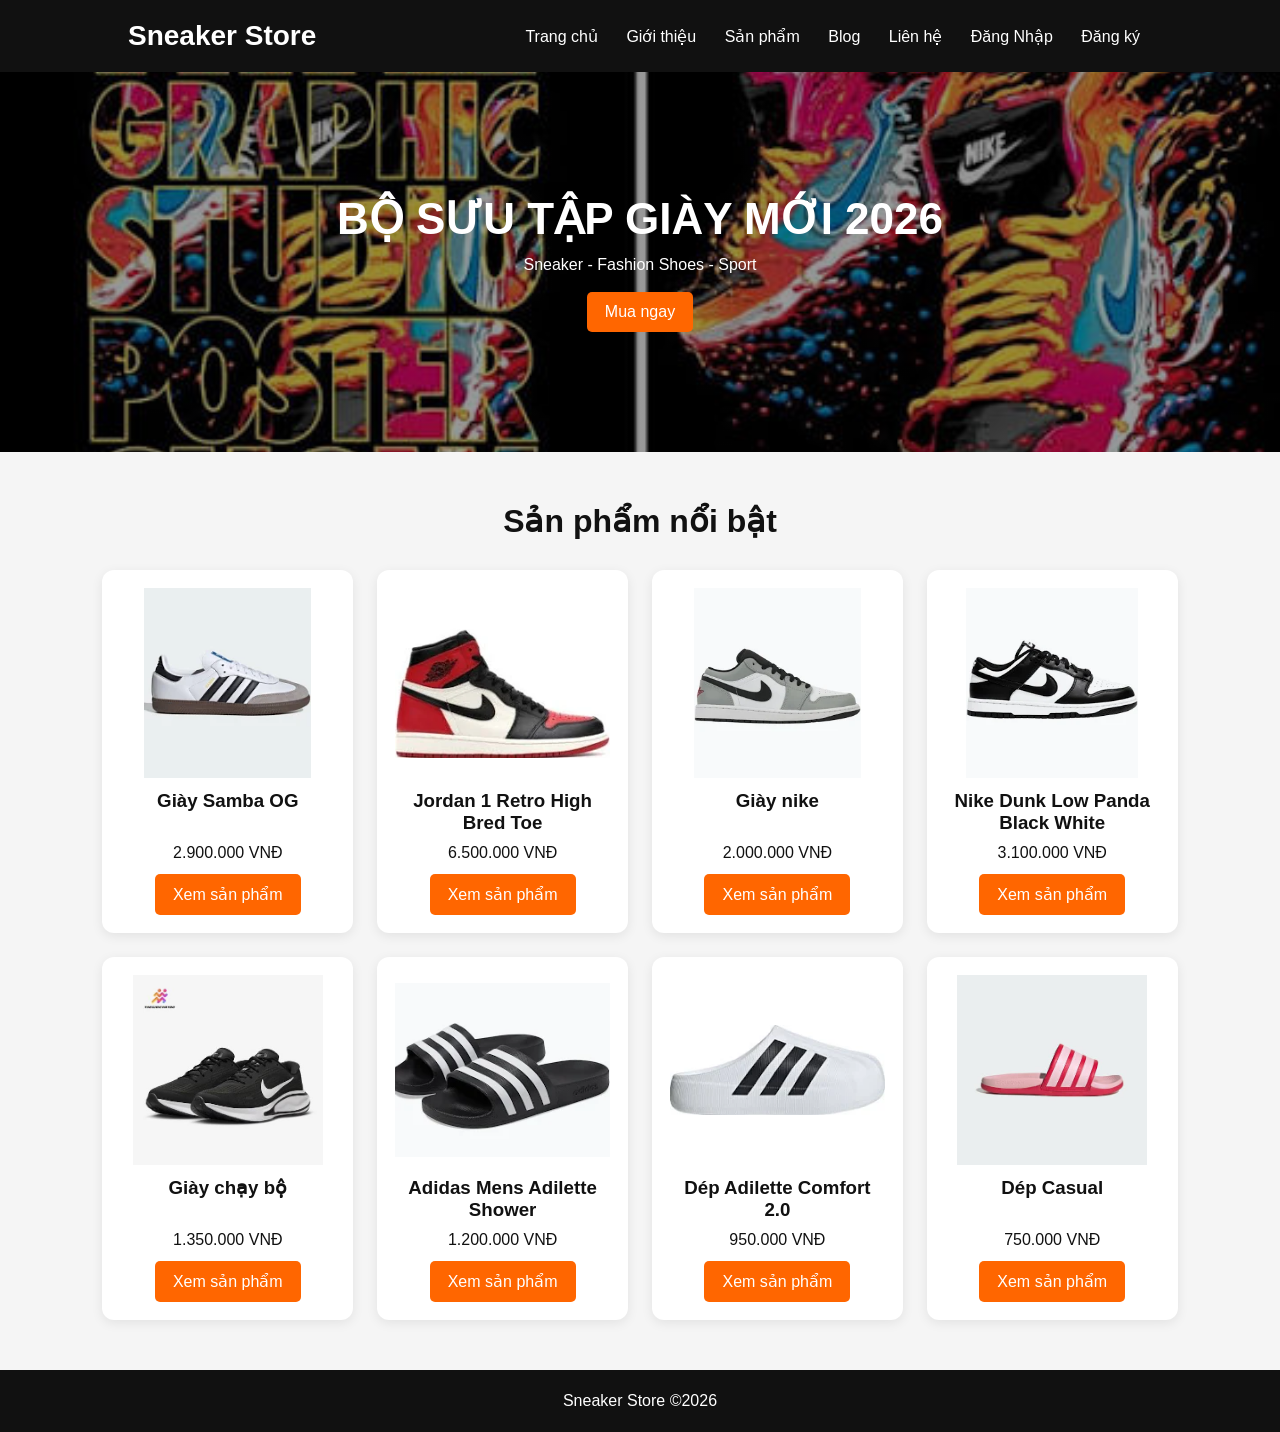
<file: index.html>
<!DOCTYPE html>
<html lang="vi">

<head>
    <meta charset="UTF-8">
    <meta name="viewport" content="width=device-width, initial-scale=1.0">
    <title>Sneaker Store</title>
    <link rel="stylesheet" href="style.css">
</head>

<body>

    <header>
        <div class="logo">Sneaker Store

        <span id="welcome"></span>
        </div>


        <nav>
            <a href="index.html">Trang chủ</a>
            <a href="gioithieu.html">Giới thiệu</a>
            <a href="sanpham.html">Sản phẩm</a>
            <a href="blog.html">Blog</a>
            <a href="lienhe.html">Liên hệ</a>
            <a href="dangnhap.html">Đăng Nhập</a>
            <a href="dangky.html">Đăng ký</a>
        </nav>
    </header>

    <div class="banner">
        <div>
            <h1>BỘ SƯU TẬP GIÀY MỚI 2026</h1>
            <p>Sneaker - Fashion Shoes - Sport</p>
            <a class="btn" href="sanpham.html">Mua ngay</a>
        </div>
    </div>

    <section>
        <h2>Sản phẩm nổi bật</h2>

        <div class="products">
            <div class="card">
                <a class="product-image-link" href="chitiet.html?sp=giay1">
                    <img src="images/giay1.jpg" alt="Giày Samba OG">
                </a>

                <h3>Giày Samba OG</h3>
                <p>2.900.000 VNĐ</p>

                <a class="btn" href="chitiet.html?sp=giay1">Xem sản phẩm</a>
            </div>

            <div class="card">
                <a class="product-image-link" href="chitiet.html?sp=giay2">
                    <img src="images/giay2.jpg" alt="Jordan 1 Retro High Bred Toe">
                </a>

                <h3>Jordan 1 Retro High Bred Toe</h3>
                <p>6.500.000 VNĐ</p>

                <a class="btn" href="chitiet.html?sp=giay2">Xem sản phẩm</a>
            </div>

            <div class="card">
                <a class="product-image-link" href="chitiet.html?sp=giay3">
                    <img src="images/giay3.jpg" alt="Giày thể thao Sport">
                </a>

                <h3>Giày nike</h3>
                <p>2.000.000 VNĐ</p>

                <a class="btn" href="chitiet.html?sp=giay3">Xem sản phẩm</a>
            </div>

            <div class="card">
                <a class="product-image-link" href="chitiet.html?sp=giay4">
                    <img src="images/giay4.jpg" alt="Nike Dunk Low Panda Black White">
                </a>

                <h3>Nike Dunk Low Panda Black White</h3>
                <p>3.100.000 VNĐ</p>

                <a class="btn" href="chitiet.html?sp=giay4">Xem sản phẩm</a>
            </div>

            <div class="card">
                <a class="product-image-link" href="chitiet.html?sp=giay5">
                    <img src="images/giay5.jpg" alt="Giày chạy bộ">
                </a>

                <h3>Giày chạy bộ</h3>
                <p>1.350.000 VNĐ</p>

                <a class="btn" href="chitiet.html?sp=giay5">Xem sản phẩm</a>
            </div>

            <div class="card">
                <a class="product-image-link" href="chitiet.html?sp=dep1">
                    <img src="images/dep1.jpg" alt="Adidas Mens Adilette Shower">
                </a>

                <h3>Adidas Mens Adilette Shower</h3>
                <p>1.200.000 VNĐ</p>

                <a class="btn" href="chitiet.html?sp=dep1">Xem sản phẩm</a>
            </div>

            <div class="card">
                <a class="product-image-link" href="chitiet.html?sp=dep2">
                    <img src="images/dep2.jpg" alt="Dép Adilette Comfort 2.0">
                </a>

                <h3>Dép Adilette Comfort 2.0</h3>
                <p>950.000 VNĐ</p>

                <a class="btn" href="chitiet.html?sp=dep2">Xem sản phẩm</a>
            </div>

            <div class="card">
                <a class="product-image-link" href="chitiet.html?sp=dep3">
                    <img src="images/dep3.jpg" alt="Dép Casual">
                </a>

                <h3>Dép Casual</h3>
                <p>750.000 VNĐ</p>

                <a class="btn" href="chitiet.html?sp=dep3">Xem sản phẩm</a>
            </div>
        </div>
    </section>

    <footer>
        Sneaker Store ©2026
    </footer>

    <script>

let username = localStorage.getItem("username");


if(username){

document.getElementById("welcome").innerHTML =
" | Xin chào " + username;

}

</script>
</body>

</html>
</file>
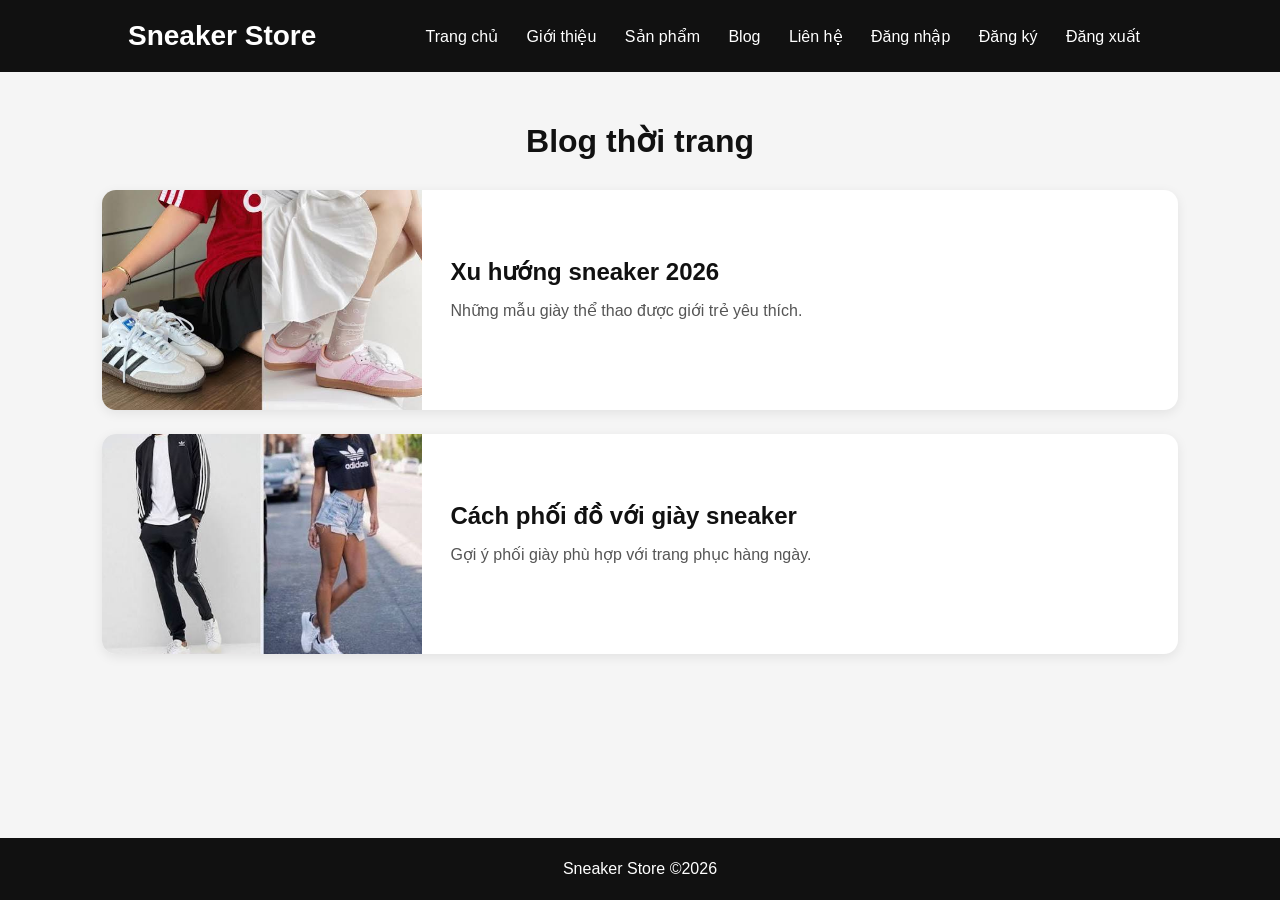
<file: blog.html>
<!DOCTYPE html>
<html lang="vi">

<head>

<meta charset="UTF-8">

<title>Blog thời trang</title>

<link rel="stylesheet" href="style.css">

</head>


<body>


<header>

<div class="logo">
Sneaker Store
</div>


<nav>

<a href="index.html">Trang chủ</a>

<a href="gioithieu.html">Giới thiệu</a>

<a href="sanpham.html">Sản phẩm</a>

<a href="blog.html">Blog</a>

<a href="lienhe.html">Liên hệ</a>

<a href="dangnhap.html">Đăng nhập</a>

<a href="dangky.html">Đăng ký</a>


<a href="dangxuat.html">Đăng xuất</a>

</nav>


</header>




<section class="blog-section">
    <h2>Blog thời trang</h2>

    <div class="blog-list">

        <article class="blog-card">
            <img src="images/blog1.jpg" alt="Xu hướng sneaker 2026" class="blog-image">

            <div class="blog-content">
                <h3>Xu hướng sneaker 2026</h3>
                <p>Những mẫu giày thể thao được giới trẻ yêu thích.</p>
        
            </div>
        </article>

        <article class="blog-card">
            <img src="images/blog2.jpg" alt="Cách phối đồ với giày sneaker" class="blog-image">

            <div class="blog-content">
                <h3>Cách phối đồ với giày sneaker</h3>
                <p>Gợi ý phối giày phù hợp với trang phục hàng ngày.</p>
    
            </div>
        </article>

    </div>
</section>




<footer>

Sneaker Store ©2026

</footer>


</body>

</html>
</file>
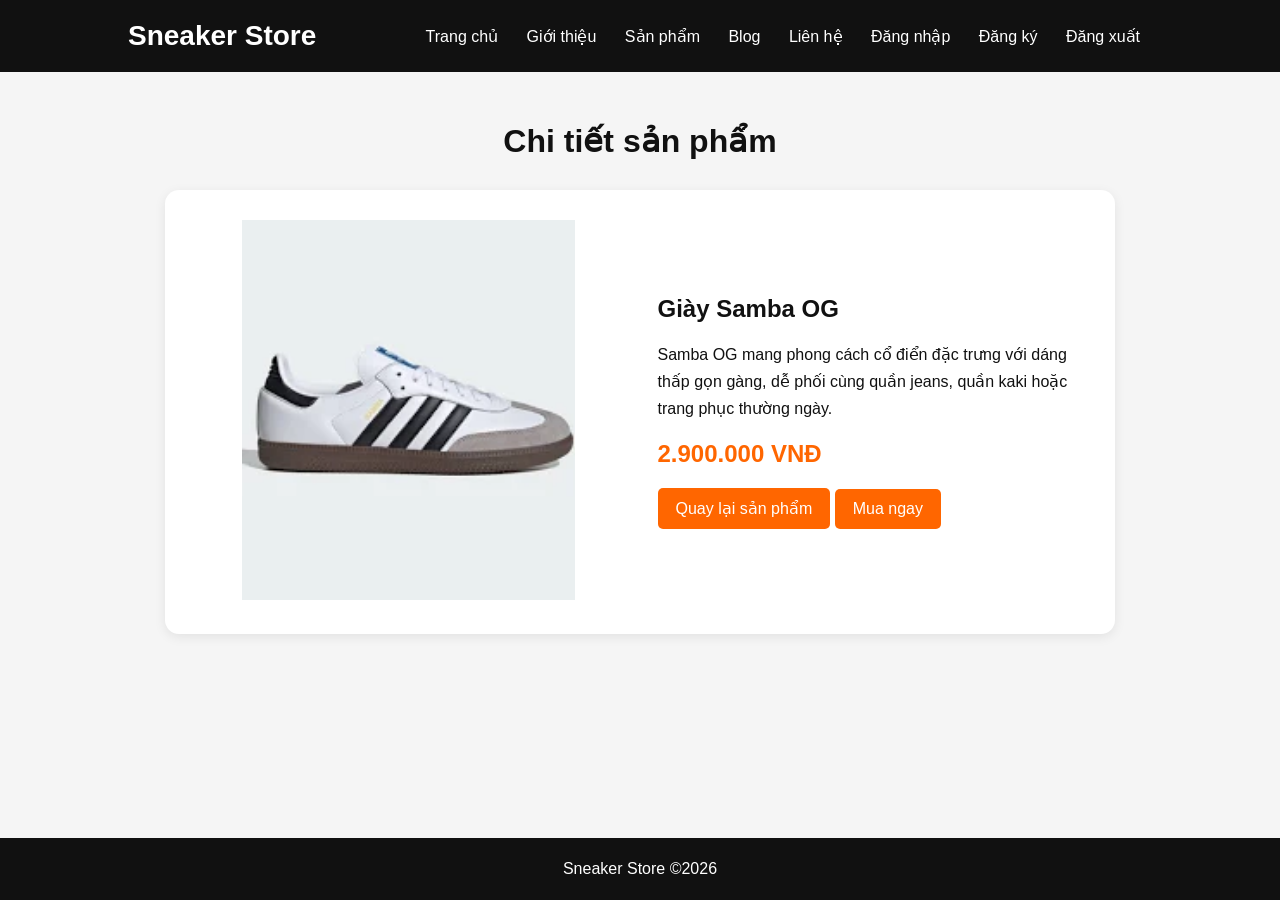
<file: chitiet.html>
<!DOCTYPE html>
<html lang="vi">

<head>
    <meta charset="UTF-8">
    <meta name="viewport" content="width=device-width, initial-scale=1.0">
    <title>Chi tiết sản phẩm</title>
    <link rel="stylesheet" href="style.css">
</head>

<body>

    <header>
        <div class="logo">Sneaker Store</div>
        <nav>
            <a href="index.html">Trang chủ</a>
            <a href="gioithieu.html">Giới thiệu</a>
            <a href="sanpham.html">Sản phẩm</a>
            <a href="blog.html">Blog</a>
            <a href="lienhe.html">Liên hệ</a>
            <a href="dangnhap.html">Đăng nhập</a>
            <a href="dangky.html">Đăng ký</a>
            <a href="dangxuat.html">Đăng xuất</a>
        </nav>
    </header>

    <section>
        <h2>Chi tiết sản phẩm</h2>

        <div class="detail-box">
            <div class="detail-image">
                <img id="product-image" src="images/giay1.jpg" alt="Sản phẩm">
            </div>

            <div class="detail-info">
                <h1 id="product-name">Giày Samba OG</h1>

                <p id="product-description">
                    Samba OG mang phong cách cổ điển đặc trưng với dáng thấp gọn gàng,
                    dễ phối cùng quần jeans, quần kaki hoặc trang phục thường ngày.
                </p>

                <h3 id="product-price">2.900.000 VNĐ</h3>

                <a class="btn" href="sanpham.html">Quay lại sản phẩm</a>
                <a class="btn" id="buy-now-btn" href="muahang.html">Mua ngay</a>
            </div>
        </div>
    </section>

    <footer>
        Sneaker Store ©2026
    </footer>

    <script>
        const products = {
            giay1: {
                name: 'Giày Samba OG',
                price: '2.900.000 VNĐ',
                image: 'images/giay1.jpg',
                description: 'Samba OG mang phong cách cổ điển đặc trưng với dáng thấp gọn gàng, dễ phối cùng quần jeans, quần kaki hoặc trang phục thường ngày.'
            },
            giay2: {
                name: 'Jordan 1 Retro High Bred Toe',
                price: '6.500.000 VNĐ',
                image: 'images/giay2.jpg',
                description: 'Jordan 1 Retro High Bred Toe nổi bật với thiết kế cổ cao cá tính và phối màu mạnh mẽ, phù hợp với người yêu phong cách sneaker đường phố.'
            },
            giay3: {
                name: 'Giày thể thao Sport',
                price: '950.000 VNĐ',
                image: 'images/giay3.jpg',
                description: 'Mẫu giày thể thao Sport có thiết kế năng động, trọng lượng nhẹ và phù hợp cho các hoạt động đi bộ, tập luyện hoặc sử dụng hằng ngày.'
            },
            giay4: {
                name: 'Nike Dunk Low Panda Black White',
                price: '1.100.000 VNĐ',
                image: 'images/giay4.jpg',
                description: 'Nike Dunk Low Panda Black White sử dụng hai tông đen trắng dễ phối đồ, kiểu dáng trẻ trung và phù hợp với nhiều phong cách thời trang.'
            },
            giay5: {
                name: 'Giày chạy bộ',
                price: '1.350.000 VNĐ',
                image: 'images/giay5.jpg',
                description: 'Giày chạy bộ được thiết kế hướng đến sự thoải mái khi di chuyển, kiểu dáng gọn nhẹ và phù hợp cho chạy bộ hoặc vận động thường xuyên.'
            },
            dep1: {
                name: 'Adidas Mens Adilette Shower',
                price: '500.000 VNĐ',
                image: 'images/dep1.jpg',
                description: 'Adidas Mens Adilette Shower có thiết kế đơn giản với quai ngang đặc trưng, phù hợp đi chơi, đi biển hoặc sử dụng sau khi tập luyện.'
            },
            dep2: {
                name: 'Dép Adilette Comfort 2.0',
                price: '650.000 VNĐ',
                image: 'images/dep2.jpg',
                description: 'Adilette Comfort 2.0 hướng đến cảm giác êm ái khi sử dụng, kiểu dáng hiện đại và thích hợp cho nhu cầu đi lại hằng ngày.'
            },
            dep3: {
                name: 'Dép Casual',
                price: '450.000 VNĐ',
                image: 'images/dep3.jpg',
                description: 'Dép Casual có phong cách đơn giản, tiện lợi và dễ sử dụng trong nhiều hoàn cảnh như ở nhà, đi dạo hoặc đi chơi cuối tuần.'
            }
        };

        const params = new URLSearchParams(window.location.search);
        const productId = params.get('sp') || 'giay1';
        const product = products[productId] || products.giay1;

        document.getElementById('product-image').src = product.image;
        document.getElementById('product-image').alt = product.name;
        document.getElementById('product-name').textContent = product.name;
        document.getElementById('product-description').textContent = product.description;
        document.getElementById('product-price').textContent = product.price;
        document.title = product.name + ' - Sneaker Store';

        // Truyền đúng mã sản phẩm sang trang mua hàng.
        const buyNowBtn = document.getElementById('buy-now-btn');
        buyNowBtn.href = 'muahang.html?sp=' + productId;

        // Lưu thêm mã sản phẩm để trang mua hàng vẫn nhận đúng sản phẩm
        // trong trường hợp trình duyệt mở trang mà không còn query string.
        buyNowBtn.addEventListener('click', function () {
            localStorage.setItem('selectedProduct', productId);
        });
    </script>

</body>

</html>
</file>
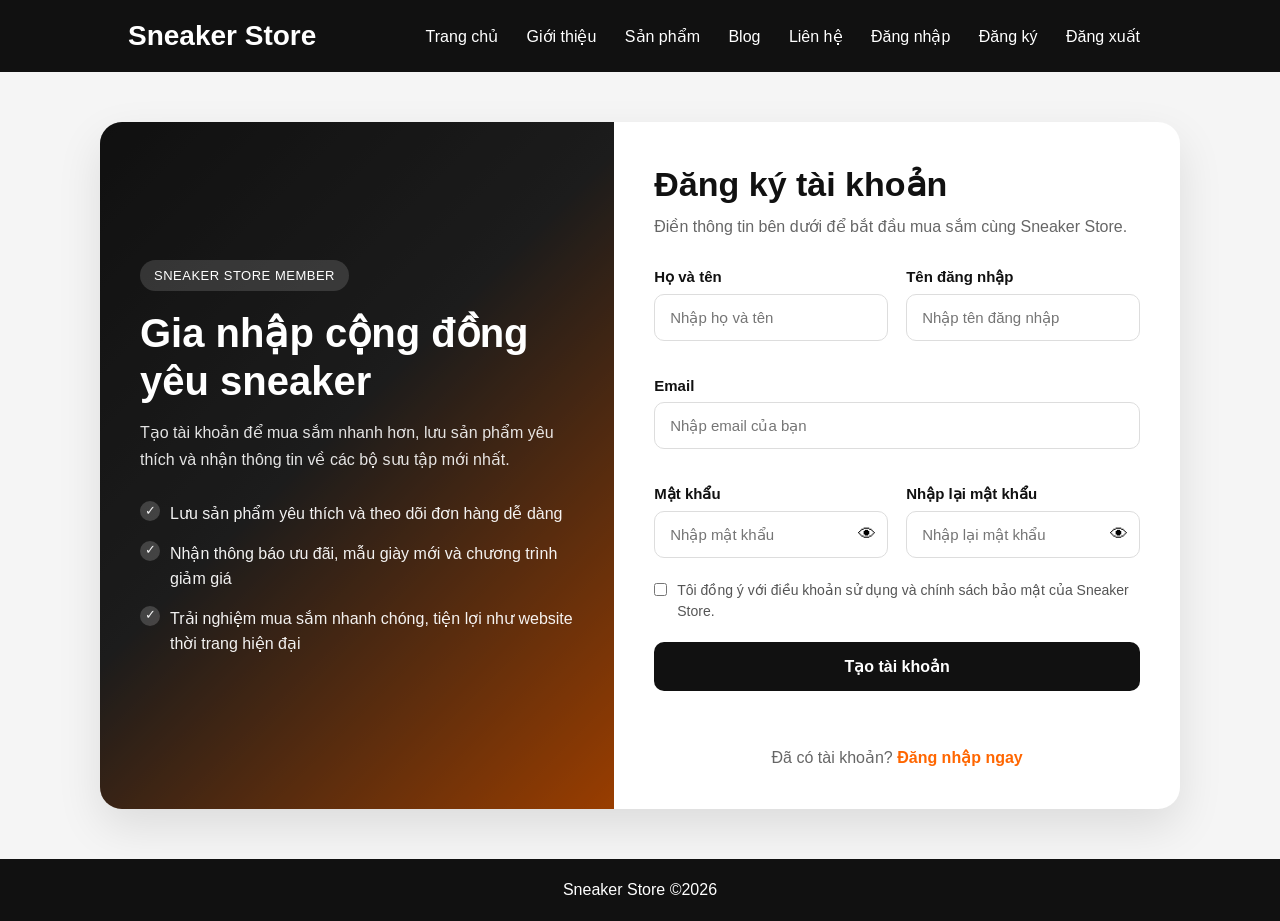
<file: dangky.html>
<!DOCTYPE html>
<html lang="vi">
<head>
    <meta charset="UTF-8">
    <meta name="viewport" content="width=device-width, initial-scale=1.0">
    <title>Đăng ký | Sneaker Store</title>
    <style>
        * {
            margin: 0;
            padding: 0;
            box-sizing: border-box;
            font-family: Arial, sans-serif;
        }

        body {
            background: #f5f5f5;
            color: #111;
            min-height: 100vh;
            display: flex;
            flex-direction: column;
        }

        header {
            background: #111;
            color: white;
            display: flex;
            justify-content: space-between;
            align-items: center;
            padding: 20px 10%;
            flex-wrap: wrap;
        }

        .logo {
            font-size: 28px;
            font-weight: bold;
        }

        nav a {
            color: white;
            text-decoration: none;
            margin: 0 12px;
            display: inline-block;
        }

        nav a:hover {
            color: #ff6600;
        }

        .register-page {
            flex: 1;
            display: flex;
            align-items: center;
            justify-content: center;
            padding: 50px 20px;
        }

        .register-wrapper {
            width: 100%;
            max-width: 1080px;
            background: white;
            border-radius: 22px;
            overflow: hidden;
            display: grid;
            grid-template-columns: 1fr 1.1fr;
            box-shadow: 0 18px 45px rgba(0, 0, 0, 0.10);
        }

        .register-banner {
            background:
                linear-gradient(rgba(0, 0, 0, 0.40), rgba(0, 0, 0, 0.40)),
                linear-gradient(135deg, #1b1b1b 0%, #2e2e2e 45%, #ff6600 100%);
            color: white;
            padding: 50px 40px;
            display: flex;
            flex-direction: column;
            justify-content: center;
        }

        .register-badge {
            display: inline-block;
            width: fit-content;
            padding: 8px 14px;
            border-radius: 999px;
            background: rgba(255,255,255,0.14);
            font-size: 13px;
            letter-spacing: 0.5px;
            margin-bottom: 18px;
        }

        .register-banner h1 {
            font-size: 40px;
            line-height: 1.2;
            margin-bottom: 14px;
        }

        .register-banner p {
            color: rgba(255,255,255,0.88);
            line-height: 1.7;
            margin-bottom: 28px;
        }

        .register-benefits {
            list-style: none;
        }

        .register-benefits li {
            margin-bottom: 14px;
            line-height: 1.6;
            padding-left: 30px;
            position: relative;
            color: rgba(255,255,255,0.94);
        }

        .register-benefits li::before {
            content: "✓";
            position: absolute;
            left: 0;
            top: 0;
            width: 20px;
            height: 20px;
            border-radius: 50%;
            background: rgba(255,255,255,0.18);
            display: flex;
            align-items: center;
            justify-content: center;
            font-size: 13px;
        }

        .register-form-box {
            padding: 42px 40px;
        }

        .register-heading {
            margin-bottom: 28px;
        }

        .register-heading h2 {
            font-size: 34px;
            margin-bottom: 10px;
        }

        .register-heading p {
            color: #666;
            line-height: 1.6;
        }

        .register-grid {
            display: grid;
            grid-template-columns: 1fr 1fr;
            gap: 18px;
        }

        .register-group {
            margin-bottom: 18px;
        }

        .register-group.full {
            grid-column: 1 / -1;
        }

        .register-group label {
            display: block;
            font-weight: bold;
            margin-bottom: 8px;
            font-size: 15px;
        }

        .register-group input {
            width: 100%;
            padding: 14px 15px;
            border: 1px solid #ddd;
            border-radius: 10px;
            outline: none;
            font-size: 15px;
            transition: border-color 0.2s ease, box-shadow 0.2s ease;
        }

        .register-group input:focus {
            border-color: #ff6600;
            box-shadow: 0 0 0 3px rgba(255, 102, 0, 0.10);
        }

        .password-wrap {
            position: relative;
        }

        .password-wrap input {
            padding-right: 50px;
        }

        .toggle-password {
            position: absolute;
            right: 12px;
            top: 50%;
            transform: translateY(-50%);
            border: none;
            background: transparent;
            cursor: pointer;
            font-size: 18px;
        }

        .register-agree {
            display: flex;
            align-items: flex-start;
            gap: 10px;
            color: #555;
            line-height: 1.5;
            margin-top: 4px;
            margin-bottom: 20px;
            font-size: 14px;
        }

        .register-agree input {
            accent-color: #ff6600;
            margin-top: 3px;
        }

        .register-btn {
            width: 100%;
            border: none;
            background: #111;
            color: white;
            padding: 15px 18px;
            border-radius: 10px;
            font-size: 16px;
            font-weight: bold;
            cursor: pointer;
            transition: background 0.2s ease, transform 0.2s ease;
        }

        .register-btn:hover {
            background: #ff6600;
            transform: translateY(-1px);
        }

        #registerMessage {
            min-height: 22px;
            margin-top: 15px;
            text-align: center;
            font-weight: bold;
        }

        .register-success {
            color: #16803c;
        }

        .register-error {
            color: #d93025;
        }

        .login-switch {
            text-align: center;
            margin-top: 20px;
            color: #666;
        }

        .login-switch a {
            color: #ff6600;
            text-decoration: none;
            font-weight: bold;
        }

        .login-switch a:hover {
            text-decoration: underline;
        }

        footer {
            background: #111;
            color: white;
            text-align: center;
            padding: 22px;
            margin-top: auto;
        }

        @media (max-width: 900px) {
            .register-wrapper {
                grid-template-columns: 1fr;
            }

            .register-banner {
                padding: 35px 28px;
            }

            .register-form-box {
                padding: 35px 28px;
            }
        }

        @media (max-width: 640px) {
            header {
                padding: 18px 5%;
            }

            nav {
                margin-top: 12px;
                width: 100%;
            }

            nav a {
                margin: 6px 8px;
            }

            .register-grid {
                grid-template-columns: 1fr;
                gap: 0;
            }

            .register-banner h1 {
                font-size: 31px;
            }

            .register-heading h2 {
                font-size: 28px;
            }

            .register-form-box {
                padding: 28px 20px;
            }
        }
    </style>
</head>
<body>
    <header>
        <div class="logo">Sneaker Store</div>
        <nav>
            <a href="index.html">Trang chủ</a>
            <a href="gioithieu.html">Giới thiệu</a>
            <a href="sanpham.html">Sản phẩm</a>
            <a href="blog.html">Blog</a>
            <a href="lienhe.html">Liên hệ</a>
            <a href="dangnhap.html">Đăng nhập</a>
            <a href="dangky.html">Đăng ký</a>
            <a href="dangxuat.html">Đăng xuất</a>
        </nav>
    </header>

    <main class="register-page">
        <div class="register-wrapper">
            <div class="register-banner">
                <span class="register-badge">SNEAKER STORE MEMBER</span>
                <h1>Gia nhập cộng đồng yêu sneaker</h1>
                <p>
                    Tạo tài khoản để mua sắm nhanh hơn, lưu sản phẩm yêu thích
                    và nhận thông tin về các bộ sưu tập mới nhất.
                </p>

                <ul class="register-benefits">
                    <li>Lưu sản phẩm yêu thích và theo dõi đơn hàng dễ dàng</li>
                    <li>Nhận thông báo ưu đãi, mẫu giày mới và chương trình giảm giá</li>
                    <li>Trải nghiệm mua sắm nhanh chóng, tiện lợi như website thời trang hiện đại</li>
                </ul>
            </div>

            <div class="register-form-box">
                <div class="register-heading">
                    <h2>Đăng ký tài khoản</h2>
                    <p>Điền thông tin bên dưới để bắt đầu mua sắm cùng Sneaker Store.</p>
                </div>

                <form id="registerForm">
                    <div class="register-grid">
                        <div class="register-group">
                            <label for="fullname">Họ và tên</label>
                            <input type="text" id="fullname" placeholder="Nhập họ và tên" required>
                        </div>

                        <div class="register-group">
                            <label for="newUser">Tên đăng nhập</label>
                            <input type="text" id="newUser" placeholder="Nhập tên đăng nhập" required>
                        </div>

                        <div class="register-group full">
                            <label for="email">Email</label>
                            <input type="email" id="email" placeholder="Nhập email của bạn" required>
                        </div>

                        <div class="register-group">
                            <label for="newPass">Mật khẩu</label>
                            <div class="password-wrap">
                                <input type="password" id="newPass" placeholder="Nhập mật khẩu" required>
                                <button type="button" class="toggle-password" data-target="newPass">👁</button>
                            </div>
                        </div>

                        <div class="register-group">
                            <label for="confirmPass">Nhập lại mật khẩu</label>
                            <div class="password-wrap">
                                <input type="password" id="confirmPass" placeholder="Nhập lại mật khẩu" required>
                                <button type="button" class="toggle-password" data-target="confirmPass">👁</button>
                            </div>
                        </div>
                    </div>

                    <label class="register-agree">
                        <input type="checkbox" id="agreeTerms" required>
                        <span>Tôi đồng ý với điều khoản sử dụng và chính sách bảo mật của Sneaker Store.</span>
                    </label>

                    <button type="submit" class="register-btn">Tạo tài khoản</button>
                    <p id="registerMessage"></p>
                </form>

                <div class="login-switch">
                    Đã có tài khoản?
                    <a href="dangnhap.html">Đăng nhập ngay</a>
                </div>
            </div>
        </div>
    </main>

    <footer>Sneaker Store ©2026</footer>

    <script>
        const registerForm = document.getElementById("registerForm");
        const newUser = document.getElementById("newUser");
        const newPass = document.getElementById("newPass");
        const confirmPass = document.getElementById("confirmPass");
        const registerMessage = document.getElementById("registerMessage");
        const agreeTerms = document.getElementById("agreeTerms");
        const toggleButtons = document.querySelectorAll(".toggle-password");

        toggleButtons.forEach(function(button) {
            button.addEventListener("click", function() {
                const input = document.getElementById(button.dataset.target);
                const hidden = input.type === "password";
                input.type = hidden ? "text" : "password";
                button.textContent = hidden ? "🙈" : "👁";
            });
        });

        registerForm.addEventListener("submit", function(event) {
            event.preventDefault();

            const fullName = document.getElementById("fullname").value.trim();
            const user = newUser.value.trim();
            const email = document.getElementById("email").value.trim();
            const pass = newPass.value.trim();
            const confirm = confirmPass.value.trim();

            if (fullName === "" || user === "" || email === "" || pass === "" || confirm === "") {
                registerMessage.textContent = "Vui lòng nhập đầy đủ thông tin.";
                registerMessage.className = "register-error";
                return;
            }

            if (user.length < 4) {
                registerMessage.textContent = "Tên đăng nhập phải có ít nhất 4 ký tự.";
                registerMessage.className = "register-error";
                return;
            }

            if (pass.length < 6) {
                registerMessage.textContent = "Mật khẩu phải có ít nhất 6 ký tự.";
                registerMessage.className = "register-error";
                return;
            }

            if (pass !== confirm) {
                registerMessage.textContent = "Mật khẩu nhập lại không khớp.";
                registerMessage.className = "register-error";
                return;
            }

            if (!agreeTerms.checked) {
                registerMessage.textContent = "Bạn cần đồng ý với điều khoản sử dụng.";
                registerMessage.className = "register-error";
                return;
            }

            localStorage.setItem("account", user);
            localStorage.setItem("password", pass);
            localStorage.setItem("fullname", fullName);
            localStorage.setItem("email", email);

            registerMessage.textContent = "✓ Đăng ký thành công! Đang chuyển sang trang đăng nhập...";
            registerMessage.className = "register-success";

            setTimeout(function() {
                window.location.href = "dangnhap.html";
            }, 1200);
        });
    </script>
</body>
</html>
</file>
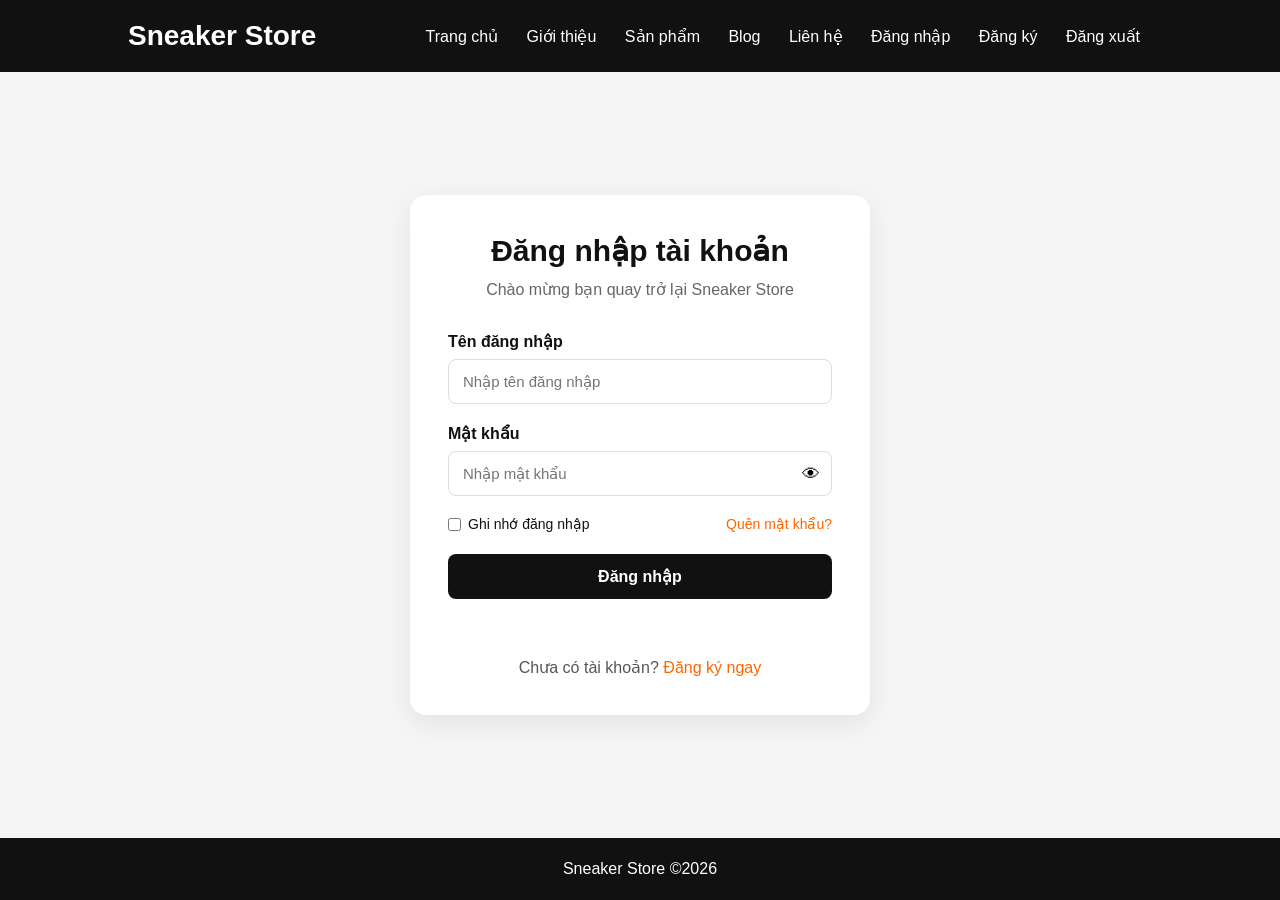
<file: dangnhap.html>
<!DOCTYPE html>
<html lang="vi">

<head>

<meta charset="UTF-8">

<title>Đăng nhập</title>

<link rel="stylesheet" href="style.css">

</head>


<body>


<header>

<div class="logo">
Sneaker Store
</div>


<nav>

<a href="index.html">Trang chủ</a>
<a href="gioithieu.html">Giới thiệu</a>
<a href="sanpham.html">Sản phẩm</a>
<a href="blog.html">Blog</a>
<a href="lienhe.html">Liên hệ</a>
<a href="dangnhap.html">Đăng nhập</a>
<a href="dangky.html">Đăng ký</a>
<a href="dangxuat.html">Đăng xuất</a>

</nav>

</header>



<main class="login-page">
    <div class="login-box">

        <div class="login-heading">
            <h2>Đăng nhập tài khoản</h2>
            <p>Chào mừng bạn quay trở lại Sneaker Store</p>
        </div>

        <form id="loginForm">
            <div class="login-group">
                <label for="username">Tên đăng nhập</label>
                <input
                    id="username"
                    type="text"
                    placeholder="Nhập tên đăng nhập"
                    required
                >
            </div>

            <div class="login-group">
                <label for="password">Mật khẩu</label>

                <div class="password-box">
                    <input
                        id="password"
                        type="password"
                        placeholder="Nhập mật khẩu"
                        required
                    >

                    <button
                        type="button"
                        id="togglePassword"
                        class="show-password"
                        aria-label="Hiện mật khẩu"
                    >👁</button>
                </div>
            </div>

            <div class="login-options">
                <label class="remember">
                    <input type="checkbox" id="rememberMe">
                    Ghi nhớ đăng nhập
                </label>

                <a href="#" id="forgotPassword">Quên mật khẩu?</a>
            </div>

            <button type="submit" class="login-btn">
                Đăng nhập
            </button>

            <p id="loginMessage"></p>
        </form>

        <div class="register-link">
            Chưa có tài khoản?
            <a href="dangky.html">Đăng ký ngay</a>
        </div>

    </div>
</main>




<footer>

Sneaker Store ©2026

</footer>





<script>
const loginForm = document.getElementById("loginForm");
const usernameInput = document.getElementById("username");
const passwordInput = document.getElementById("password");
const togglePassword = document.getElementById("togglePassword");
const loginMessage = document.getElementById("loginMessage");
const rememberMe = document.getElementById("rememberMe");
const forgotPassword = document.getElementById("forgotPassword");

togglePassword.addEventListener("click", function () {
    const isHidden = passwordInput.type === "password";

    passwordInput.type = isHidden ? "text" : "password";
    togglePassword.textContent = isHidden ? "🙈" : "👁";
    togglePassword.setAttribute(
        "aria-label",
        isHidden ? "Ẩn mật khẩu" : "Hiện mật khẩu"
    );
});

loginForm.addEventListener("submit", function (event) {
    event.preventDefault();

    const username = usernameInput.value.trim();
    const password = passwordInput.value.trim();

    if (username === "" || password === "") {
        loginMessage.textContent = "Vui lòng nhập đầy đủ thông tin.";
        loginMessage.className = "login-error";
        return;
    }

    const savedAccount = localStorage.getItem("account");
    const savedPassword = localStorage.getItem("password");

    if (savedAccount && savedPassword) {
        if (username !== savedAccount || password !== savedPassword) {
            loginMessage.textContent = "Tên đăng nhập hoặc mật khẩu không đúng.";
            loginMessage.className = "login-error";
            return;
        }
    }

    localStorage.setItem("username", username);

    if (rememberMe.checked) {
        localStorage.setItem("rememberUsername", username);
    } else {
        localStorage.removeItem("rememberUsername");
    }

    loginMessage.textContent = "✓ Đăng nhập thành công! Đang chuyển về trang chủ...";
    loginMessage.className = "login-success";

    setTimeout(function () {
        window.location.href = "index.html";
    }, 1000);
});

forgotPassword.addEventListener("click", function (event) {
    event.preventDefault();
    loginMessage.textContent =
        "Bạn có thể đăng ký lại tài khoản mới nếu quên mật khẩu.";
    loginMessage.className = "login-info";
});

const rememberedUsername = localStorage.getItem("rememberUsername");

if (rememberedUsername) {
    usernameInput.value = rememberedUsername;
    rememberMe.checked = true;
}
</script>

</body>

</html>
</file>
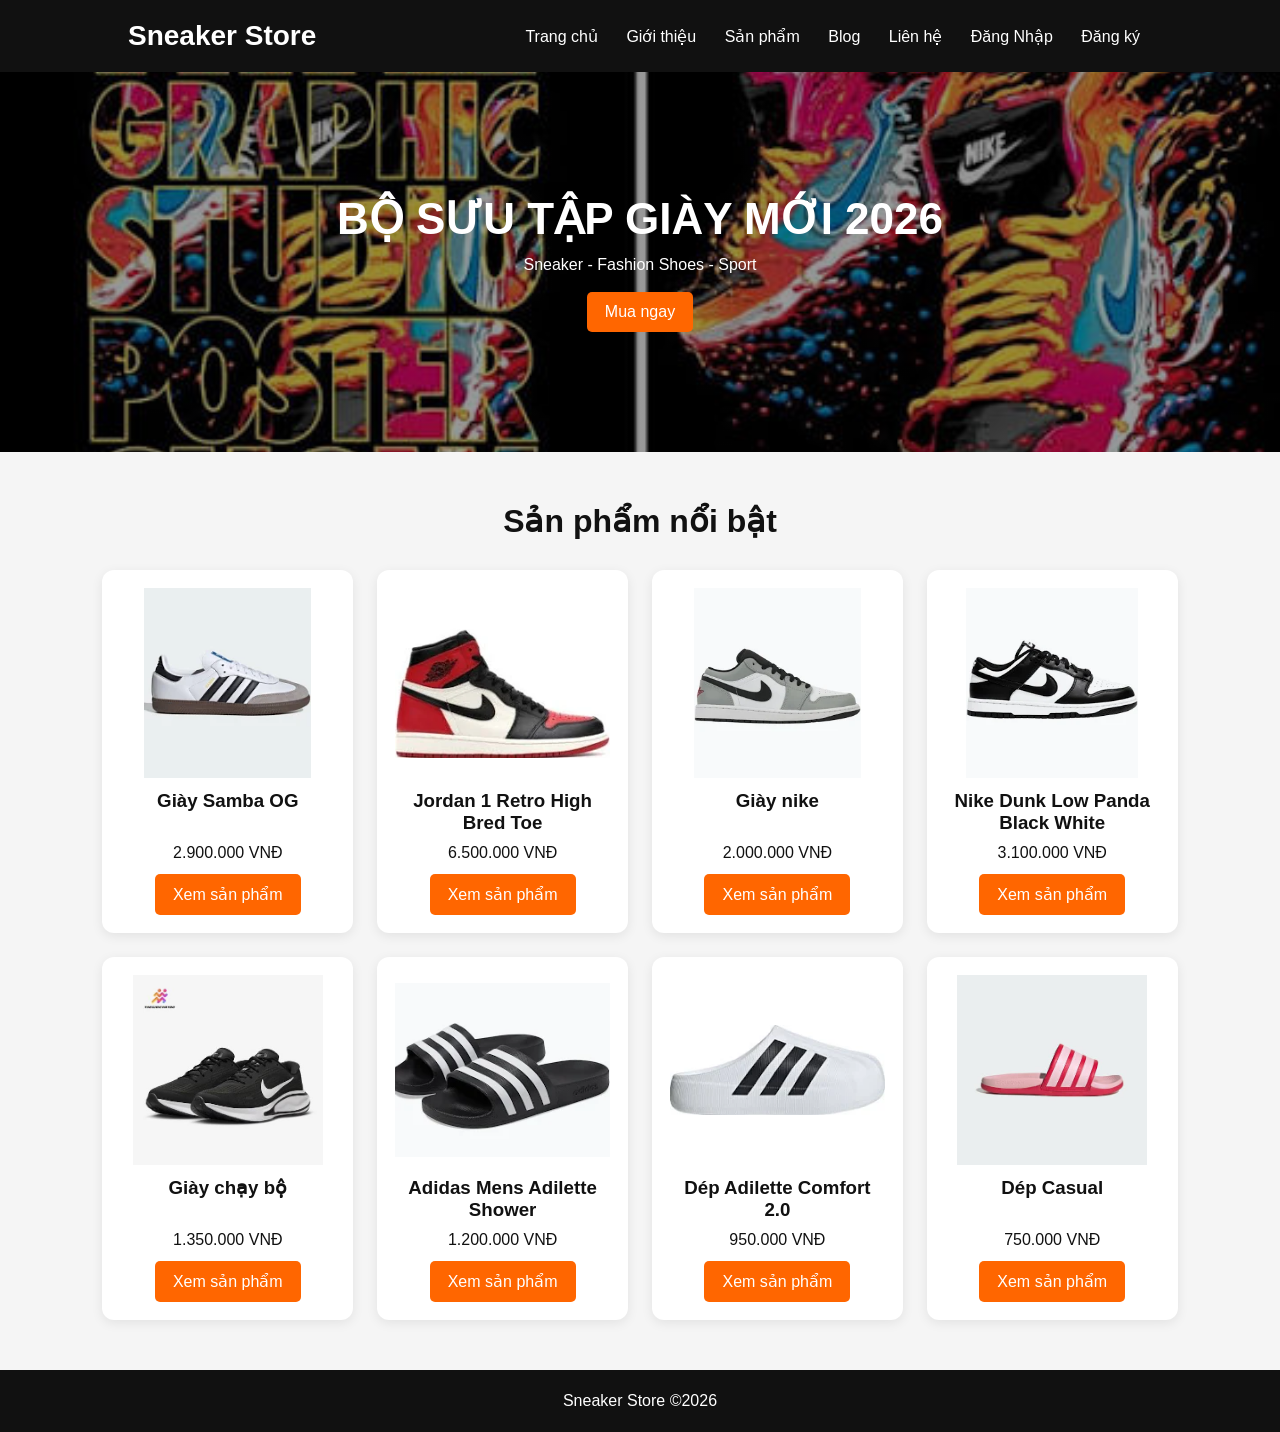
<file: dangxuat.html>
<!DOCTYPE html>
<html>

<head>

<title>Đăng xuất</title>

</head>


<body>


<script>

localStorage.removeItem("username");

alert("Bạn đã đăng xuất!");

window.location.href="index.html";


</script>


</body>

</html>
</file>
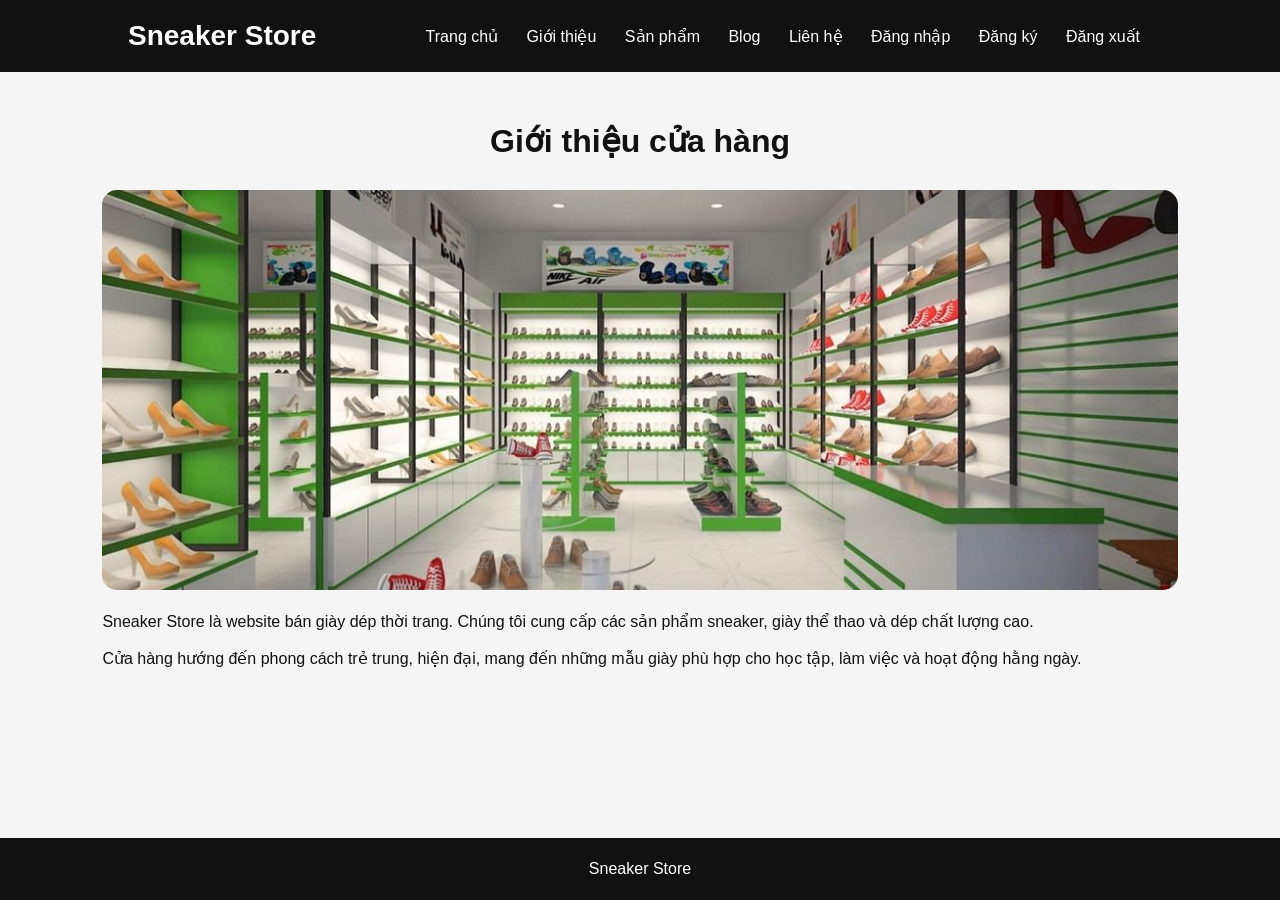
<file: gioithieu.html>
<!DOCTYPE html>

<html>

<head>

<title>Giới thiệu</title>

<link rel="stylesheet" href="style.css">

</head>


<body>


<header>

<div class="logo">
Sneaker Store
</div>


<nav>

<a href="index.html">Trang chủ</a>
<a href="gioithieu.html">Giới thiệu</a>
<a href="sanpham.html">Sản phẩm</a>
<a href="blog.html">Blog</a>
<a href="lienhe.html">Liên hệ</a>
<a href="dangnhap.html">Đăng nhập</a>
<a href="dangky.html">Đăng ký</a>
<a href="dangxuat.html">Đăng xuất</a>
</nav>


</header>



<section>

<h2>
Giới thiệu cửa hàng
</h2>


<img src="images/cuahang.jpg" 
style="width:100%; max-height:400px; object-fit:cover; border-radius:15px;">


<br><br>


<p>

Sneaker Store là website bán giày dép thời trang.
Chúng tôi cung cấp các sản phẩm sneaker,
giày thể thao và dép chất lượng cao.

<br><br>

Cửa hàng hướng đến phong cách trẻ trung,
hiện đại, mang đến những mẫu giày phù hợp
cho học tập, làm việc và hoạt động hằng ngày.

</p>


</section>



<footer>

Sneaker Store

</footer>


</body>

</html>
</file>
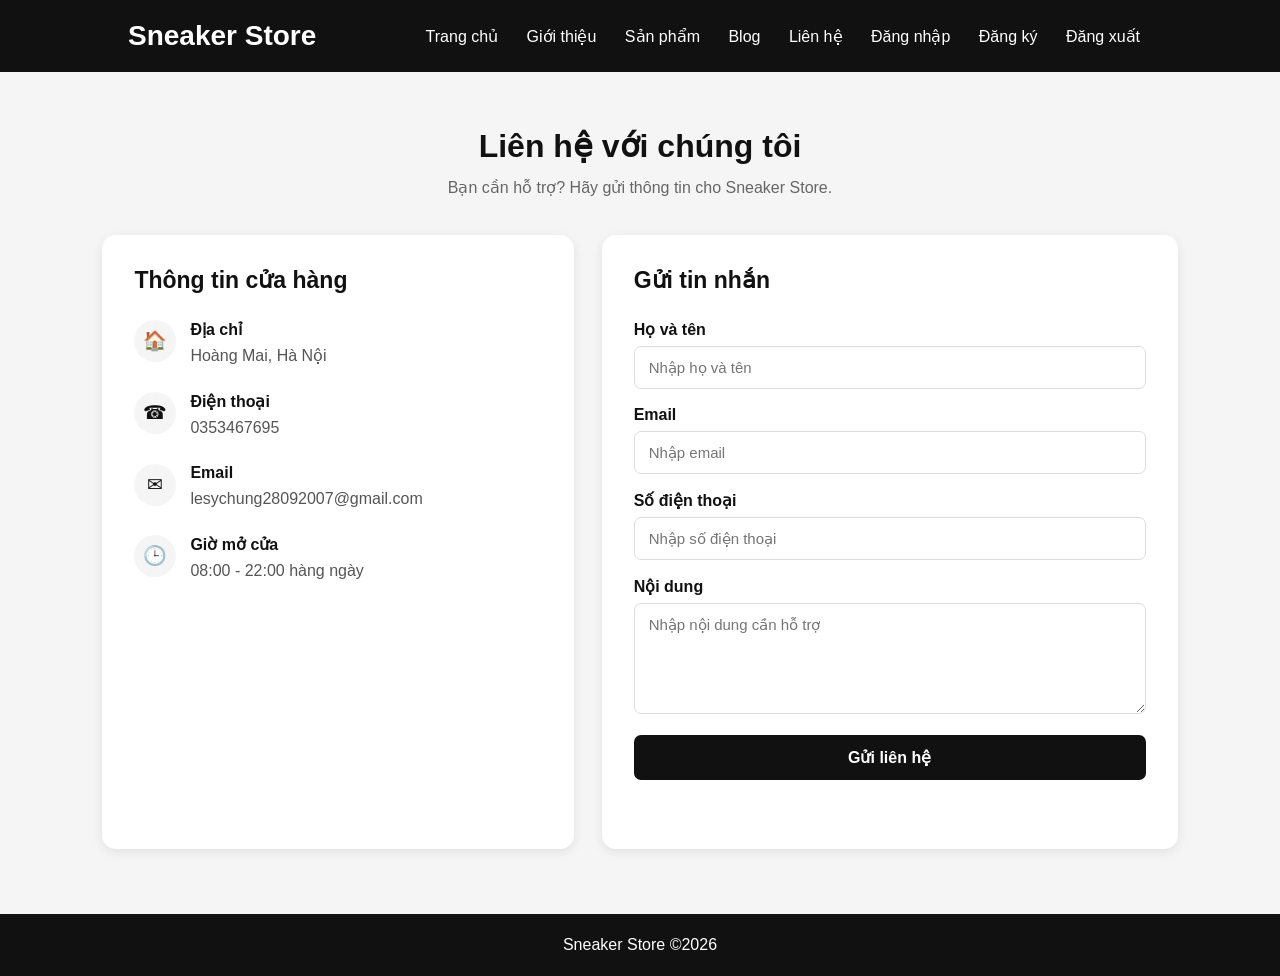
<file: lienhe.html>
<!DOCTYPE html>
<html lang="vi">


<head>

<meta charset="UTF-8">

<title>Liên hệ</title>

<link rel="stylesheet" href="style.css">

</head>


<body>


<header>


<div class="logo">
Sneaker Store
</div>



<nav>

<a href="index.html">Trang chủ</a>

<a href="gioithieu.html">Giới thiệu</a>

<a href="sanpham.html">Sản phẩm</a>

<a href="blog.html">Blog</a>

<a href="lienhe.html">Liên hệ</a>

<a href="dangnhap.html">Đăng nhập</a>

<a href="dangky.html">Đăng ký</a>

<a href="dangxuat.html">Đăng xuất</a>


</nav>


</header>



<main class="contact-page">
    <section class="contact-section">

        <div class="contact-heading">
            <h2>Liên hệ với chúng tôi</h2>
            <p>Bạn cần hỗ trợ? Hãy gửi thông tin cho Sneaker Store.</p>
        </div>

        <div class="contact-container">

            <div class="contact-info">
                <h3>Thông tin cửa hàng</h3>

                <div class="contact-item">
                    <span class="contact-icon">🏠</span>
                    <div>
                        <strong>Địa chỉ</strong>
                        <p>Hoàng Mai, Hà Nội</p>
                    </div>
                </div>

                <div class="contact-item">
                    <span class="contact-icon">☎</span>
                    <div>
                        <strong>Điện thoại</strong>
                        <p><a href="tel:0353467695">0353467695</a></p>
                    </div>
                </div>

                <div class="contact-item">
                    <span class="contact-icon">✉</span>
                    <div>
                        <strong>Email</strong>
                        <p><a href="mailto:lesychung28092007@gmail.com">lesychung28092007@gmail.com</a></p>
                    </div>
                </div>

                <div class="contact-item">
                    <span class="contact-icon">🕒</span>
                    <div>
                        <strong>Giờ mở cửa</strong>
                        <p>08:00 - 22:00 hàng ngày</p>
                    </div>
                </div>
            </div>

            <div class="contact-form">
                <h3>Gửi tin nhắn</h3>

                <form id="contactForm">
                    <div class="form-group">
                        <label for="fullname">Họ và tên</label>
                        <input type="text" id="fullname" name="fullname" placeholder="Nhập họ và tên" required>
                    </div>

                    <div class="form-group">
                        <label for="email">Email</label>
                        <input type="email" id="email" name="email" placeholder="Nhập email" required>
                    </div>

                    <div class="form-group">
                        <label for="phone">Số điện thoại</label>
                        <input type="tel" id="phone" name="phone" placeholder="Nhập số điện thoại" required>
                    </div>

                    <div class="form-group">
                        <label for="message">Nội dung</label>
                        <textarea id="message" name="message" rows="5" placeholder="Nhập nội dung cần hỗ trợ" required></textarea>
                    </div>

                    <button type="submit" class="contact-btn">Gửi liên hệ</button>
                    <p id="contactMessage"></p>
                </form>
            </div>

        </div>

    </section>
</main>




<footer>

Sneaker Store ©2026

</footer>



<script>
const contactForm = document.getElementById("contactForm");
const contactMessage = document.getElementById("contactMessage");

contactForm.addEventListener("submit", function(event) {
    event.preventDefault();

    const fullname = document.getElementById("fullname").value.trim();
    const email = document.getElementById("email").value.trim();
    const phone = document.getElementById("phone").value.trim();
    const message = document.getElementById("message").value.trim();

    if (fullname === "" || email === "" || phone === "" || message === "") {
        contactMessage.textContent = "Vui lòng nhập đầy đủ thông tin.";
        contactMessage.className = "error-message";
        return;
    }

    const phonePattern = /^[0-9]{9,11}$/;
    if (!phonePattern.test(phone)) {
        contactMessage.textContent = "Số điện thoại chưa hợp lệ.";
        contactMessage.className = "error-message";
        return;
    }

    contactMessage.textContent =
        "✓ Gửi liên hệ thành công! Sneaker Store sẽ phản hồi bạn sớm.";
    contactMessage.className = "success-message";

    contactForm.reset();
});
</script>

</body>


</html>
</file>
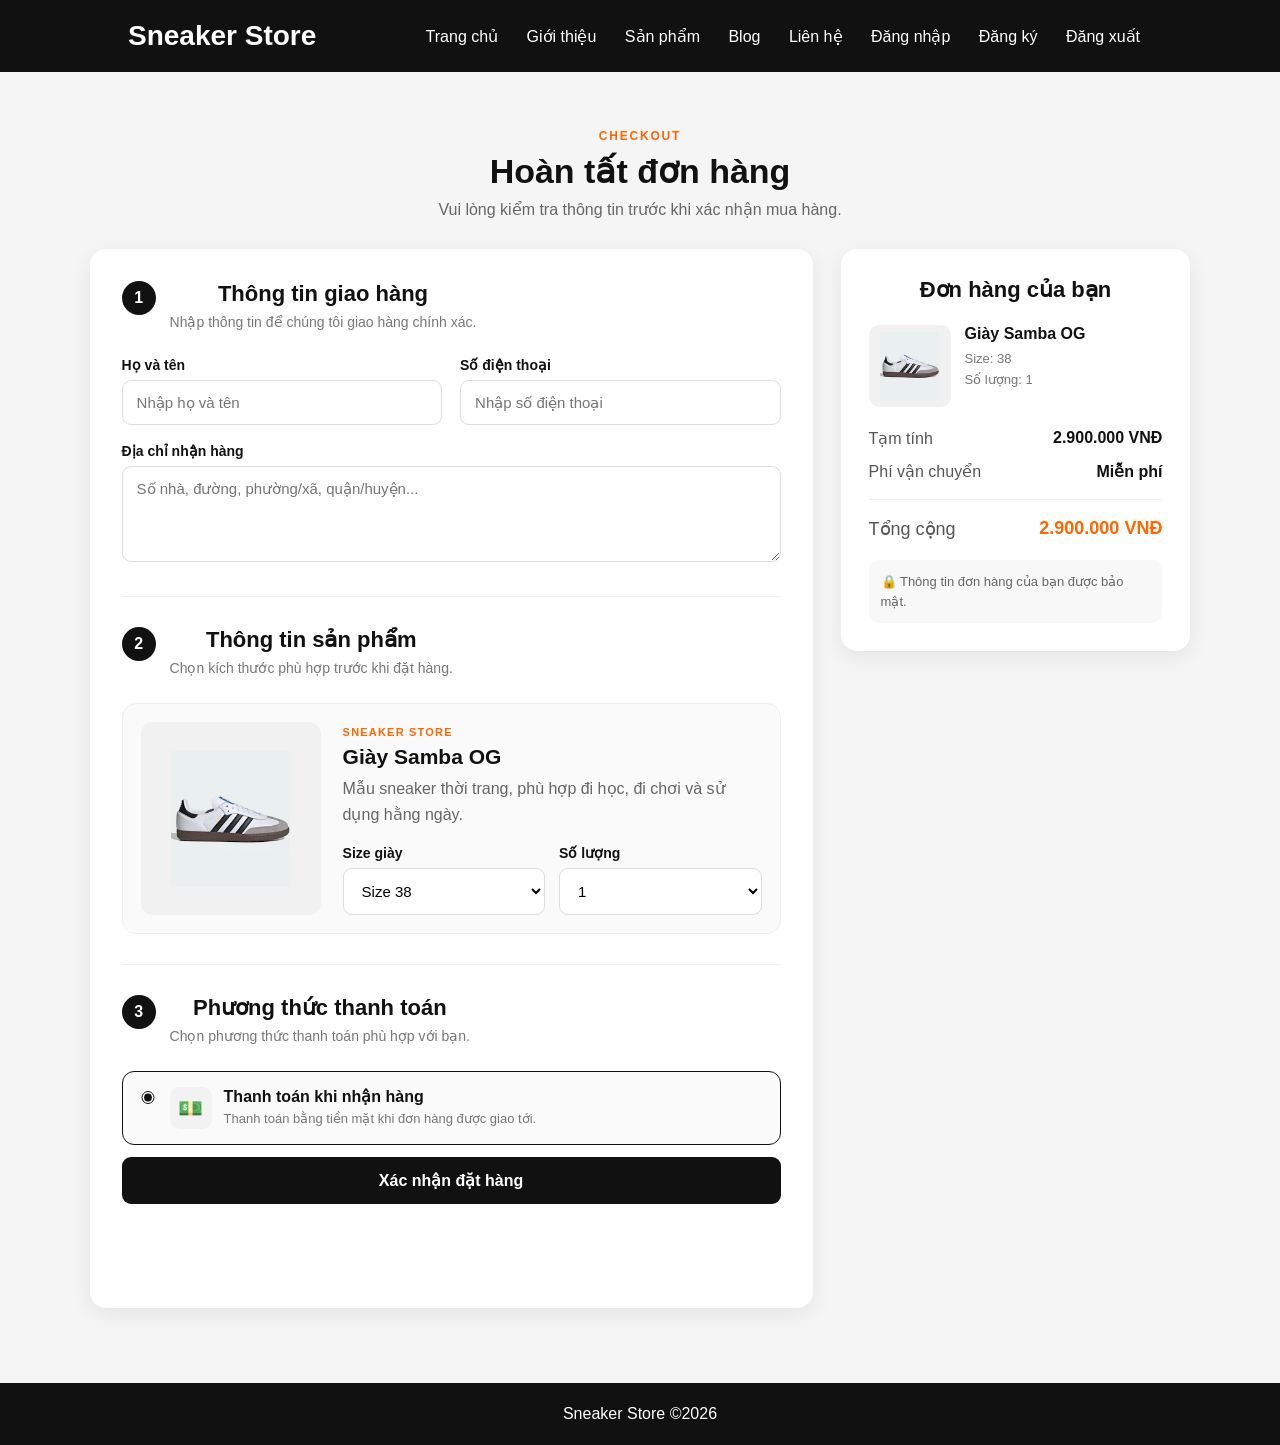
<file: muahang.html>
<!DOCTYPE html>
<html lang="vi">

<head>

<meta charset="UTF-8">

<title>Mua hàng</title>

<link rel="stylesheet" href="style.css">

</head>


<body>


<header>

<div class="logo">
Sneaker Store
</div>


<nav>
<a href="index.html">Trang chủ</a>
<a href="gioithieu.html">Giới thiệu</a>
<a href="sanpham.html">Sản phẩm</a>
<a href="blog.html">Blog</a>
<a href="lienhe.html">Liên hệ</a>
<a href="dangnhap.html">Đăng nhập</a>
<a href="dangky.html">Đăng ký</a>
<a href="dangxuat.html">Đăng xuất</a>
</nav>


</header>



<main class="checkout-page">
    <div class="checkout-header">
        <span class="checkout-eyebrow">CHECKOUT</span>
        <h1>Hoàn tất đơn hàng</h1>
        <p>Vui lòng kiểm tra thông tin trước khi xác nhận mua hàng.</p>
    </div>

    <div class="checkout-layout">

        <section class="checkout-form-card">
            <div class="checkout-step">
                <div class="step-number">1</div>
                <div>
                    <h2>Thông tin giao hàng</h2>
                    <p>Nhập thông tin để chúng tôi giao hàng chính xác.</p>
                </div>
            </div>

            <form id="orderForm">
                <div class="checkout-grid">
                    <div class="checkout-group">
                        <label for="name">Họ và tên</label>
                        <input type="text" id="name" placeholder="Nhập họ và tên" required>
                    </div>

                    <div class="checkout-group">
                        <label for="phone">Số điện thoại</label>
                        <input type="tel" id="phone" placeholder="Nhập số điện thoại" required>
                    </div>

                    <div class="checkout-group full">
                        <label for="address">Địa chỉ nhận hàng</label>
                        <textarea id="address" rows="4" placeholder="Số nhà, đường, phường/xã, quận/huyện..." required></textarea>
                    </div>
                </div>

                <div class="checkout-divider"></div>

                <div class="checkout-step">
                    <div class="step-number">2</div>
                    <div>
                        <h2>Thông tin sản phẩm</h2>
                        <p>Chọn kích thước phù hợp trước khi đặt hàng.</p>
                    </div>
                </div>

                <div class="checkout-product-box">
                    <div class="checkout-product-image">
                        <img id="checkoutProductImage" src="images/giay1.jpg" alt="Giày Sneaker">
                    </div>

                    <div class="checkout-product-info">
                        <span class="product-mini-label">SNEAKER STORE</span>
                        <h3 id="checkoutProductName">Giày Sneaker</h3>
                        <p class="checkout-product-desc">Mẫu sneaker thời trang, phù hợp đi học, đi chơi và sử dụng hằng ngày.</p>

                        <div class="checkout-select-row">
                            <div class="checkout-group">
                                <label for="size">Size giày</label>
                                <select id="size">
                                    <option>Size 38</option>
                                    <option>Size 39</option>
                                    <option>Size 40</option>
                                    <option>Size 41</option>
                                    <option>Size 42</option>
                                </select>
                            </div>

                            <div class="checkout-group">
                                <label for="quantity">Số lượng</label>
                                <select id="quantity">
                                    <option>1</option>
                                    <option>2</option>
                                    <option>3</option>
                                    <option>4</option>
                                </select>
                            </div>
                        </div>
                    </div>
                </div>

                <div class="checkout-divider"></div>

                <div class="checkout-step">
                    <div class="step-number">3</div>
                    <div>
                        <h2>Phương thức thanh toán</h2>
                        <p>Chọn phương thức thanh toán phù hợp với bạn.</p>
                    </div>
                </div>

                <div class="payment-options">
                    <label class="payment-option selected">
                        <input type="radio" name="payment" value="COD" checked>
                        <div class="payment-icon">💵</div>
                        <div>
                            <strong>Thanh toán khi nhận hàng</strong>
                            <p>Thanh toán bằng tiền mặt khi đơn hàng được giao tới.</p>
                        </div>
                    </label>

            

                <button class="checkout-submit" type="submit">Xác nhận đặt hàng</button>
                <p id="orderMessage"></p>
            </form>
        </section>

        <aside class="order-summary">
            <h2>Đơn hàng của bạn</h2>

            <div class="summary-product">
                <div class="summary-thumb"><img id="summaryProductImage" src="images/giay1.jpg" alt="Giày Sneaker"></div>
                <div>
                    <h3 id="summaryProductName">Giày Sneaker</h3>
                    <p>Size: <span id="summarySize">38</span></p>
                    <p>Số lượng: <span id="summaryQty">1</span></p>
                </div>
            </div>

            <div class="summary-row">
                <span>Tạm tính</span>
                <strong id="subtotalPrice">2.900.000 VNĐ</strong>
            </div>

            <div class="summary-row">
                <span>Phí vận chuyển</span>
                <strong>Miễn phí</strong>
            </div>

            <div class="summary-line"></div>

            <div class="summary-row total">
                <span>Tổng cộng</span>
                <strong id="totalPrice">2.900.000 VNĐ</strong>
            </div>

            <div class="checkout-note">
                🔒 Thông tin đơn hàng của bạn được bảo mật.
            </div>
        </aside>

    </div>
</main>




<footer>

Sneaker Store ©2026

</footer>




<script>
const products = {
    giay1: { name: "Giày Samba OG", price: 2900000, image: "images/giay1.jpg" },
    giay2: { name: "Jordan 1 Retro High Bred Toe", price: 6500000, image: "images/giay2.jpg" },
    giay3: { name: "Giày nike", price: 2000000, image: "images/giay3.jpg" },
    giay4: { name: "Nike Dunk Low Panda Black White", price: 3100000, image: "images/giay4.jpg" },
    giay5: { name: "Giày chạy bộ", price: 1350000, image: "images/giay5.jpg" },
    dep1: { name: "Adidas Mens Adilette Shower", price: 1200000, image: "images/dep1.jpg" },
    dep2: { name: "Dép Adilette Comfort 2.0", price: 950000, image: "images/dep2.jpg" },
    dep3: { name: "Dép Casual", price: 750000, image: "images/dep3.jpg" }
};

const params = new URLSearchParams(window.location.search);
let productKey = params.get("sp") || localStorage.getItem("selectedProduct") || "giay1";
if (!products[productKey]) productKey = "giay1";

const currentProduct = products[productKey];

const orderForm = document.getElementById("orderForm");
const sizeSelect = document.getElementById("size");
const quantitySelect = document.getElementById("quantity");
const summarySize = document.getElementById("summarySize");
const summaryQty = document.getElementById("summaryQty");
const orderMessage = document.getElementById("orderMessage");

const checkoutProductName = document.getElementById("checkoutProductName");
const checkoutProductImage = document.getElementById("checkoutProductImage");
const summaryProductName = document.getElementById("summaryProductName");
const summaryProductImage = document.getElementById("summaryProductImage");
const subtotalPrice = document.getElementById("subtotalPrice");
const totalPrice = document.getElementById("totalPrice");

function formatPrice(value) {
    return value.toLocaleString("vi-VN") + " VNĐ";
}

function updateTotal() {
    const quantity = Number(quantitySelect.value);
    const total = currentProduct.price * quantity;
    summaryQty.textContent = quantity;
    subtotalPrice.textContent = formatPrice(total);
    totalPrice.textContent = formatPrice(total);
}

function renderProduct() {
    checkoutProductName.textContent = currentProduct.name;
    summaryProductName.textContent = currentProduct.name;
    checkoutProductImage.src = currentProduct.image;
    checkoutProductImage.alt = currentProduct.name;
    summaryProductImage.src = currentProduct.image;
    summaryProductImage.alt = currentProduct.name;
    updateTotal();
}

sizeSelect.addEventListener("change", function() {
    summarySize.textContent = sizeSelect.value.replace("Size ", "");
});

quantitySelect.addEventListener("change", updateTotal);

document.querySelectorAll(".payment-option").forEach(function(option) {
    option.addEventListener("click", function() {
        document.querySelectorAll(".payment-option").forEach(function(item) {
            item.classList.remove("selected");
        });
        option.classList.add("selected");
    });
});

orderForm.addEventListener("submit", function(e) {
    e.preventDefault();

    const name = document.getElementById("name").value.trim();
    const phone = document.getElementById("phone").value.trim();
    const address = document.getElementById("address").value.trim();

    if (name === "" || phone === "" || address === "") {
        orderMessage.textContent = "Vui lòng nhập đầy đủ thông tin giao hàng.";
        orderMessage.className = "order-error";
        return;
    }

    if (!/^[0-9]{9,11}$/.test(phone)) {
        orderMessage.textContent = "Số điện thoại chưa hợp lệ.";
        orderMessage.className = "order-error";
        return;
    }

    const order = {
        product: productKey,
        productName: currentProduct.name,
        price: currentProduct.price,
        size: sizeSelect.value,
        quantity: Number(quantitySelect.value),
        customerName: name,
        phone: phone,
        address: address,
        payment: document.querySelector('input[name="payment"]:checked').value
    };

    localStorage.setItem("lastOrder", JSON.stringify(order));

    orderMessage.textContent = "✓ Đặt hàng thành công! Sneaker Store sẽ liên hệ xác nhận đơn hàng.";
    orderMessage.className = "order-success";

    setTimeout(function() {
        window.location.href = "index.html";
    }, 1500);
});

renderProduct();
</script>

</body>
</html>
</file>
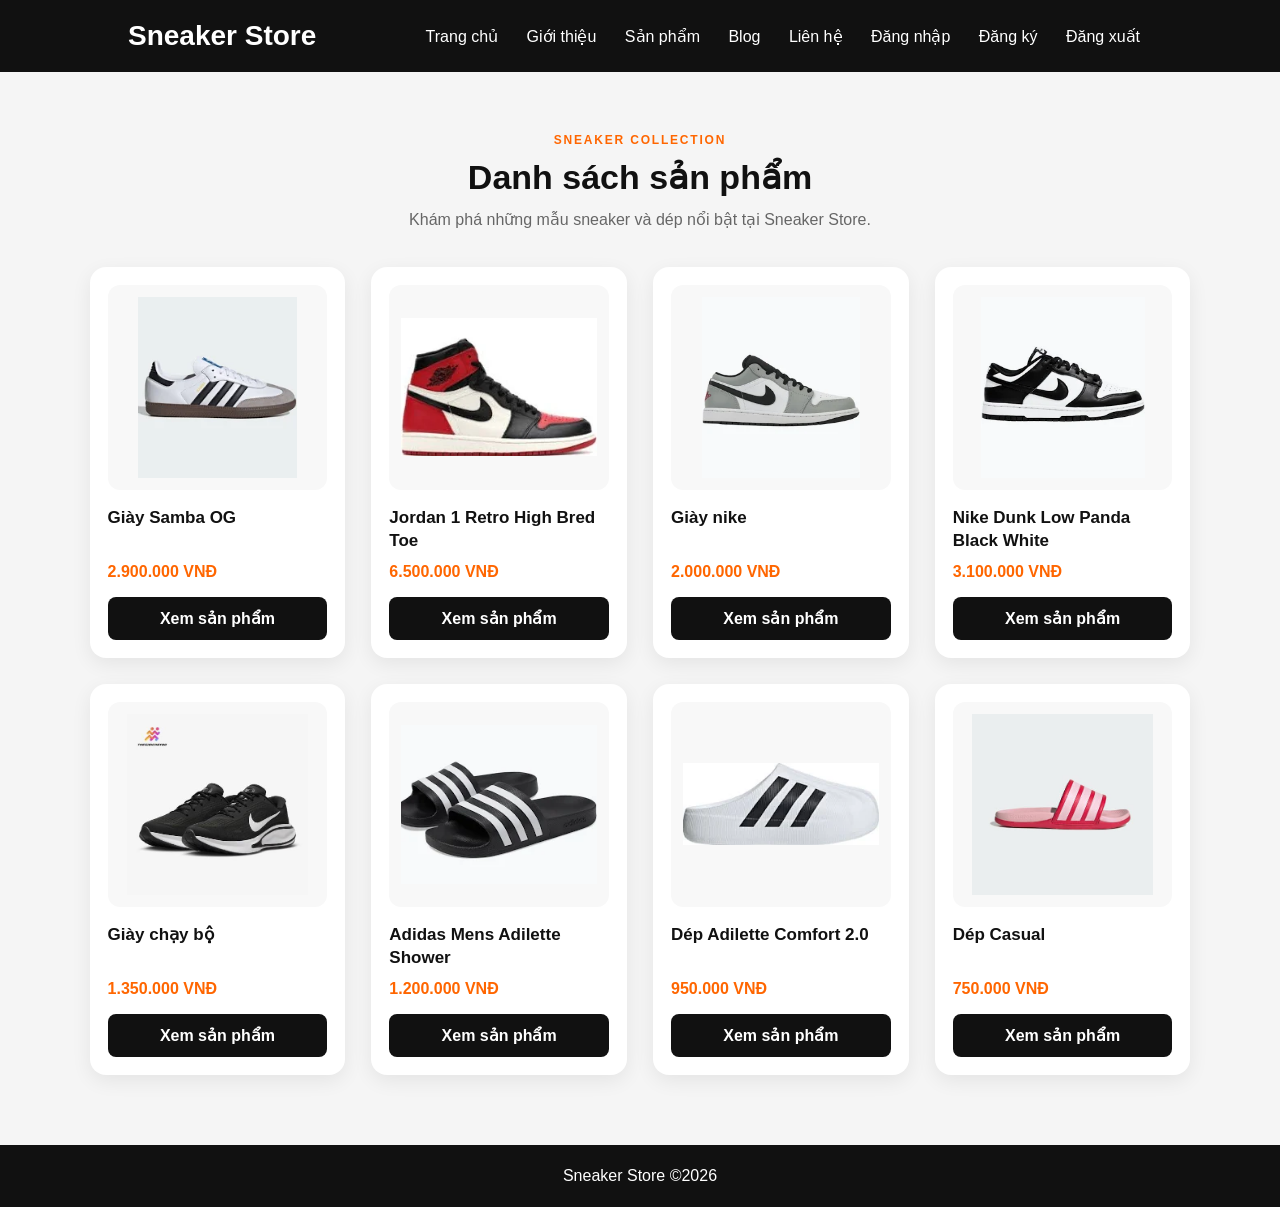
<file: sanpham.html>
<!DOCTYPE html>
<html lang="vi">

<head>
    <meta charset="UTF-8">
    <meta name="viewport" content="width=device-width, initial-scale=1.0">
    <title>Sản phẩm</title>
    <link rel="stylesheet" href="style.css">
</head>

<body>

    <header>
        <div class="logo">Sneaker Store</div>
        <nav>
            <a href="index.html">Trang chủ</a>
            <a href="gioithieu.html">Giới thiệu</a>
            <a href="sanpham.html">Sản phẩm</a>
            <a href="blog.html">Blog</a>
            <a href="lienhe.html">Liên hệ</a>
            <a href="dangnhap.html">Đăng nhập</a>
            <a href="dangky.html">Đăng ký</a>
            <a href="dangxuat.html">Đăng xuất</a>
        </nav>
    </header>

    <section class="product-section">
    <div class="product-heading">
        <span class="product-eyebrow">SNEAKER COLLECTION</span>
        <h2>Danh sách sản phẩm</h2>
        <p>Khám phá những mẫu sneaker và dép nổi bật tại Sneaker Store.</p>
    </div>

    <div class="products">
            <div class="card">
                <a class="product-image-link" href="chitiet.html?sp=giay1">
                    <img src="images/giay1.jpg" alt="Giày Samba OG">
                </a>

                <h3>Giày Samba OG</h3>
                <p>2.900.000 VNĐ</p>

                <a class="btn" href="chitiet.html?sp=giay1">Xem sản phẩm</a>
            </div>

            <div class="card">
                <a class="product-image-link" href="chitiet.html?sp=giay2">
                    <img src="images/giay2.jpg" alt="Jordan 1 Retro High Bred Toe">
                </a>

                <h3>Jordan 1 Retro High Bred Toe</h3>
                <p>6.500.000 VNĐ</p>

                <a class="btn" href="chitiet.html?sp=giay2">Xem sản phẩm</a>
            </div>

            <div class="card">
                <a class="product-image-link" href="chitiet.html?sp=giay3">
                    <img src="images/giay3.jpg" alt="Giày nike ">
                </a>

                <h3>Giày nike</h3>
                <p>2.000.000 VNĐ</p>

                <a class="btn" href="chitiet.html?sp=giay3">Xem sản phẩm</a>
            </div>

            <div class="card">
                <a class="product-image-link" href="chitiet.html?sp=giay4">
                    <img src="images/giay4.jpg" alt="Nike Dunk Low Panda Black White">
                </a>

                <h3>Nike Dunk Low Panda Black White</h3>
                <p>3.100.000 VNĐ</p>

                <a class="btn" href="chitiet.html?sp=giay4">Xem sản phẩm</a>
            </div>

            <div class="card">
                <a class="product-image-link" href="chitiet.html?sp=giay5">
                    <img src="images/giay5.jpg" alt="Giày chạy bộ">
                </a>

                <h3>Giày chạy bộ</h3>
                <p>1.350.000 VNĐ</p>

                <a class="btn" href="chitiet.html?sp=giay5">Xem sản phẩm</a>
            </div>

            <div class="card">
                <a class="product-image-link" href="chitiet.html?sp=dep1">
                    <img src="images/dep1.jpg" alt="Adidas Mens Adilette Shower">
                </a>

                <h3>Adidas Mens Adilette Shower</h3>
                <p>1.200.000 VNĐ</p>

                <a class="btn" href="chitiet.html?sp=dep1">Xem sản phẩm</a>
            </div>

            <div class="card">
                <a class="product-image-link" href="chitiet.html?sp=dep2">
                    <img src="images/dep2.jpg" alt="Dép Adilette Comfort 2.0">
                </a>

                <h3>Dép Adilette Comfort 2.0</h3>
                <p>950.000 VNĐ</p>

                <a class="btn" href="chitiet.html?sp=dep2">Xem sản phẩm</a>
            </div>

            <div class="card">
                <a class="product-image-link" href="chitiet.html?sp=dep3">
                    <img src="images/dep3.jpg" alt="Dép Casual">
                </a>

                <h3>Dép Casual</h3>
                <p>750.000 VNĐ</p>

                <a class="btn" href="chitiet.html?sp=dep3">Xem sản phẩm</a>
            </div>
        </div>
</section>

    <footer>
        Sneaker Store ©2026
    </footer>

</body>

</html>
</file>
<file: style.css>
* {
    margin: 0;
    padding: 0;
    box-sizing: border-box;
    font-family: Arial, sans-serif;
}

body {
    background: #f5f5f5;
    color: #111;
}

header {
    background: #111;
    color: white;
    display: flex;
    justify-content: space-between;
    align-items: center;
    padding: 20px 10%;
    flex-wrap: wrap;
}

.logo {
    font-size: 28px;
    font-weight: bold;
}

nav a {
    color: white;
    text-decoration: none;
    margin: 0 12px;
    display: inline-block;
}

nav a:hover {
    color: #ff6600;
}

.banner {
    min-height: 380px;
    background:
        linear-gradient(rgba(0, 0, 0, 0.4), rgba(0, 0, 0, 0.4)),
        url("images/banner.jpg");
    background-size: cover;
    background-position: center;
    display: flex;
    justify-content: center;
    align-items: center;
    text-align: center;
    color: white;
    padding: 30px;
}

.banner h1 {
    font-size: 44px;
    margin-bottom: 12px;
}

.banner p {
    margin-bottom: 18px;
}

section {
    padding: 50px 8%;
}

h2 {
    text-align: center;
    margin-bottom: 30px;
    font-size: 32px;
}

.products {
    display: grid;
    grid-template-columns: repeat(4, minmax(0, 1fr));
    gap: 24px;
    max-width: 1200px;
    margin: auto;
}

.card {
    background: white;
    padding: 18px;
    text-align: center;
    border-radius: 12px;
    box-shadow: 0 3px 12px rgba(0, 0, 0, 0.08);
}

.product-image-link {
    display: block;
    text-decoration: none;
}

.card img {
    width: 100%;
    height: 190px;
    object-fit: contain;
    display: block;
    margin-bottom: 12px;
    transition: transform 0.25s ease;
}

.card img:hover {
    transform: scale(1.05);
}

.card h3 {
    min-height: 48px;
    margin-bottom: 6px;
}

.card p {
    margin-bottom: 12px;
}

.btn {
    display: inline-block;
    background: #ff6600;
    color: white;
    text-decoration: none;
    padding: 11px 18px;
    border-radius: 5px;
}

.btn:hover {
    background: #e85b00;
}

.detail-box {
    max-width: 950px;
    margin: auto;
    background: white;
    padding: 30px;
    border-radius: 14px;
    display: grid;
    grid-template-columns: 1fr 1fr;
    gap: 35px;
    align-items: center;
    box-shadow: 0 3px 12px rgba(0, 0, 0, 0.08);
}

.detail-image img {
    width: 100%;
    height: 380px;
    object-fit: contain;
}

.detail-info h1 {
    margin-bottom: 18px;
}

.detail-info p {
    line-height: 1.7;
    margin-bottom: 18px;
}

.detail-info h3 {
    color: #ff6600;
    font-size: 24px;
    margin-bottom: 20px;
}

footer {
    background: #111;
    color: white;
    text-align: center;
    padding: 22px;
    margin-top: 30px;
}

@media (max-width: 900px) {
    .products {
        grid-template-columns: repeat(2, minmax(0, 1fr));
    }

    .detail-box {
        grid-template-columns: 1fr;
    }
}

@media (max-width: 560px) {
    header {
        padding: 18px 5%;
    }

    nav {
        margin-top: 12px;
        width: 100%;
    }

    nav a {
        margin: 6px 8px;
    }

    .products {
        grid-template-columns: 1fr;
    }

    .banner h1 {
        font-size: 32px;
    }

    .detail-image img {
        height: 280px;
    }
}


/* ===== BLOG ===== */
.blog-section {
    padding: 50px 8%;
}

.blog-list {
    max-width: 1200px;
    margin: 0 auto;
    display: flex;
    flex-direction: column;
    gap: 24px;
}

.blog-card {
    background: white;
    border-radius: 14px;
    overflow: hidden;
    display: grid;
    grid-template-columns: 320px 1fr;
    align-items: stretch;
    box-shadow: 0 3px 12px rgba(0, 0, 0, 0.08);
    transition: transform 0.25s ease, box-shadow 0.25s ease;
}

.blog-card:hover {
    transform: translateY(-3px);
    box-shadow: 0 8px 22px rgba(0, 0, 0, 0.12);
}

.blog-image {
    width: 100%;
    height: 220px;
    object-fit: cover;
    display: block;
}

.blog-content {
    padding: 28px;
    display: flex;
    flex-direction: column;
    justify-content: center;
}

.blog-content h3 {
    font-size: 24px;
    margin-bottom: 12px;
}

.blog-content p {
    line-height: 1.6;
    margin-bottom: 18px;
    color: #555;
}

.blog-btn {
    display: inline-block;
    align-self: flex-start;
    background: #111;
    color: white;
    text-decoration: none;
    padding: 10px 18px;
    border-radius: 6px;
    transition: background 0.2s ease;
}

.blog-btn:hover {
    background: #ff6600;
}

@media (max-width: 760px) {
    .blog-card {
        grid-template-columns: 1fr;
    }

    .blog-image {
        height: 230px;
    }

    .blog-content {
        padding: 22px;
    }
}


/* ===== LIÊN HỆ ===== */
html,
body {
    min-height: 100%;
}

body {
    min-height: 100vh;
    display: flex;
    flex-direction: column;
}

.contact-page {
    flex: 1;
}

.contact-section {
    padding: 55px 8% 65px;
}

.contact-heading {
    text-align: center;
    margin-bottom: 34px;
}

.contact-heading h2 {
    margin-bottom: 10px;
    font-size: 32px;
}

.contact-heading p {
    color: #666;
    line-height: 1.6;
}

.contact-container {
    max-width: 1100px;
    margin: 0 auto;
    display: grid;
    grid-template-columns: 0.9fr 1.1fr;
    gap: 28px;
}

.contact-info,
.contact-form {
    background: white;
    padding: 32px;
    border-radius: 14px;
    box-shadow: 0 3px 12px rgba(0, 0, 0, 0.08);
}

.contact-info h3,
.contact-form h3 {
    font-size: 23px;
    margin-bottom: 26px;
}

.contact-item {
    display: flex;
    align-items: flex-start;
    gap: 14px;
    margin-bottom: 24px;
}

.contact-icon {
    width: 42px;
    height: 42px;
    flex: 0 0 42px;
    display: flex;
    align-items: center;
    justify-content: center;
    background: #f5f5f5;
    border-radius: 50%;
    font-size: 19px;
}

.contact-item strong {
    display: block;
    margin-bottom: 5px;
}

.contact-item p {
    color: #555;
    line-height: 1.5;
    overflow-wrap: anywhere;
}

.contact-item a {
    color: #555;
    text-decoration: none;
}

.contact-item a:hover {
    color: #ff6600;
}

.form-group {
    margin-bottom: 17px;
}

.contact-form label {
    display: block;
    font-weight: bold;
    margin-bottom: 7px;
}

.contact-form input,
.contact-form textarea {
    width: 100%;
    padding: 12px 14px;
    border: 1px solid #ddd;
    border-radius: 7px;
    outline: none;
    font-size: 15px;
    font-family: Arial, sans-serif;
    transition: border-color 0.2s ease, box-shadow 0.2s ease;
}

.contact-form input:focus,
.contact-form textarea:focus {
    border-color: #ff6600;
    box-shadow: 0 0 0 3px rgba(255, 102, 0, 0.08);
}

.contact-form textarea {
    resize: vertical;
}

.contact-btn {
    width: 100%;
    border: none;
    background: #111;
    color: white;
    padding: 13px 20px;
    border-radius: 7px;
    cursor: pointer;
    font-size: 16px;
    font-weight: bold;
    transition: background 0.2s ease;
}

.contact-btn:hover {
    background: #ff6600;
}

footer {
    margin-top: auto;
}

@media (max-width: 800px) {
    .contact-container {
        grid-template-columns: 1fr;
    }
}

@media (max-width: 560px) {
    .contact-section {
        padding: 40px 5%;
    }

    .contact-info,
    .contact-form {
        padding: 24px 20px;
    }

    .contact-heading h2 {
        font-size: 28px;
    }
}


/* ===== THÔNG BÁO FORM LIÊN HỆ ===== */
#contactMessage {
    margin-top: 15px;
    text-align: center;
    font-weight: bold;
    min-height: 22px;
}

#contactMessage.success-message {
    color: #16803c;
}

#contactMessage.error-message {
    color: #d93025;
}


/* ===== ĐĂNG NHẬP ===== */
.login-page {
    flex: 1;
    min-height: calc(100vh - 150px);
    display: flex;
    justify-content: center;
    align-items: center;
    padding: 55px 20px;
}

.login-box {
    width: 100%;
    max-width: 460px;
    background: #fff;
    padding: 38px;
    border-radius: 16px;
    box-shadow: 0 8px 28px rgba(0, 0, 0, 0.08);
}

.login-heading {
    text-align: center;
    margin-bottom: 30px;
}

.login-heading h2 {
    font-size: 30px;
    margin-bottom: 10px;
}

.login-heading p {
    color: #666;
    line-height: 1.5;
}

.login-group {
    margin-bottom: 20px;
}

.login-group label {
    display: block;
    font-weight: bold;
    margin-bottom: 8px;
}

.login-group input {
    width: 100%;
    padding: 13px 14px;
    border: 1px solid #ddd;
    border-radius: 8px;
    outline: none;
    font-size: 15px;
    transition: border-color 0.2s ease, box-shadow 0.2s ease;
}

.login-group input:focus {
    border-color: #ff6600;
    box-shadow: 0 0 0 3px rgba(255, 102, 0, 0.08);
}

.password-box {
    position: relative;
}

.password-box input {
    padding-right: 48px;
}

.show-password {
    position: absolute;
    right: 12px;
    top: 50%;
    transform: translateY(-50%);
    border: none;
    background: transparent;
    cursor: pointer;
    font-size: 18px;
    line-height: 1;
}

.login-options {
    display: flex;
    justify-content: space-between;
    align-items: center;
    gap: 12px;
    margin-bottom: 22px;
    font-size: 14px;
}

.remember {
    display: flex;
    align-items: center;
    gap: 7px;
    cursor: pointer;
}

.remember input {
    accent-color: #ff6600;
}

.login-options a,
.register-link a {
    color: #ff6600;
    text-decoration: none;
}

.login-options a:hover,
.register-link a:hover {
    text-decoration: underline;
}

.login-btn {
    width: 100%;
    padding: 13px;
    background: #111;
    color: white;
    border: none;
    border-radius: 8px;
    font-size: 16px;
    font-weight: bold;
    cursor: pointer;
    transition: background 0.2s ease, transform 0.2s ease;
}

.login-btn:hover {
    background: #ff6600;
    transform: translateY(-1px);
}

.register-link {
    text-align: center;
    margin-top: 22px;
    color: #555;
}

#loginMessage {
    text-align: center;
    margin-top: 15px;
    min-height: 22px;
    font-weight: bold;
}

#loginMessage.login-success {
    color: #16803c;
}

#loginMessage.login-error {
    color: #d93025;
}

#loginMessage.login-info {
    color: #555;
}

@media (max-width: 520px) {
    .login-box {
        padding: 28px 22px;
    }

    .login-options {
        flex-direction: column;
        align-items: flex-start;
    }

    .login-heading h2 {
        font-size: 27px;
    }
}


/* ===== TRANG SẢN PHẨM - GIAO DIỆN MỚI ===== */
.product-section {
    padding: 58px 7% 70px;
}

.product-heading {
    max-width: 1200px;
    margin: 0 auto 34px;
    text-align: center;
}

.product-eyebrow {
    display: inline-block;
    margin-bottom: 10px;
    font-size: 12px;
    font-weight: 700;
    letter-spacing: 1.8px;
    color: #ff6600;
}

.product-heading h2 {
    margin-bottom: 10px;
    font-size: 34px;
}

.product-heading p {
    color: #666;
    line-height: 1.6;
}

.product-section .products {
    max-width: 1240px;
    margin: 0 auto;
    display: grid;
    grid-template-columns: repeat(4, minmax(0, 1fr));
    gap: 26px;
}

.product-section .card {
    background: #fff;
    border-radius: 16px;
    padding: 18px;
    text-align: left;
    display: flex;
    flex-direction: column;
    min-height: 390px;
    box-shadow: 0 6px 20px rgba(0, 0, 0, 0.07);
    transition: transform 0.25s ease, box-shadow 0.25s ease;
}

.product-section .card:hover {
    transform: translateY(-6px);
    box-shadow: 0 14px 34px rgba(0, 0, 0, 0.12);
}

.product-section .product-image-link {
    display: flex;
    align-items: center;
    justify-content: center;
    height: 205px;
    background: #f8f8f8;
    border-radius: 12px;
    overflow: hidden;
    margin-bottom: 17px;
}

.product-section .card img {
    width: 100%;
    height: 100%;
    object-fit: contain;
    margin: 0;
    padding: 12px;
    transition: transform 0.3s ease;
}

.product-section .card:hover img {
    transform: scale(1.06);
}

.product-section .card h3 {
    min-height: 48px;
    margin-bottom: 8px;
    font-size: 17px;
    line-height: 1.35;
    text-align: left;
}

.product-section .card p {
    margin-bottom: 16px;
    color: #ff6600;
    font-size: 16px;
    font-weight: 700;
}

.product-section .card .btn {
    margin-top: auto;
    display: block;
    width: 100%;
    text-align: center;
    background: #111;
    color: #fff;
    padding: 12px 16px;
    border-radius: 8px;
    text-decoration: none;
    font-weight: 700;
    transition: background 0.2s ease, transform 0.2s ease;
}

.product-section .card .btn:hover {
    background: #ff6600;
    transform: translateY(-1px);
}

@media (max-width: 1050px) {
    .product-section .products {
        grid-template-columns: repeat(3, minmax(0, 1fr));
    }
}

@media (max-width: 780px) {
    .product-section {
        padding: 45px 5% 60px;
    }

    .product-section .products {
        grid-template-columns: repeat(2, minmax(0, 1fr));
        gap: 18px;
    }
}

@media (max-width: 520px) {
    .product-section .products {
        grid-template-columns: 1fr;
    }

    .product-heading h2 {
        font-size: 29px;
    }

    .product-section .card {
        min-height: auto;
    }
}


/* ===== TRANG MUA HÀNG / CHECKOUT ===== */
.checkout-page {
    flex: 1;
    padding: 54px 7% 75px;
}

.checkout-header {
    max-width: 1180px;
    margin: 0 auto 30px;
    text-align: center;
}

.checkout-eyebrow {
    display: inline-block;
    margin-bottom: 8px;
    color: #ff6600;
    font-size: 12px;
    font-weight: 700;
    letter-spacing: 1.8px;
}

.checkout-header h1 {
    font-size: 34px;
    margin-bottom: 9px;
}

.checkout-header p {
    color: #666;
}

.checkout-layout {
    max-width: 1180px;
    margin: 0 auto;
    display: grid;
    grid-template-columns: minmax(0, 1.55fr) minmax(310px, 0.75fr);
    gap: 28px;
    align-items: start;
}

.checkout-form-card,
.order-summary {
    background: #fff;
    border-radius: 16px;
    box-shadow: 0 6px 22px rgba(0,0,0,0.07);
}

.checkout-form-card {
    padding: 32px;
}

.order-summary {
    padding: 28px;
    position: sticky;
    top: 24px;
}

.checkout-step {
    display: flex;
    align-items: flex-start;
    gap: 14px;
    margin-bottom: 24px;
}

.step-number {
    width: 34px;
    height: 34px;
    flex: 0 0 34px;
    border-radius: 50%;
    background: #111;
    color: #fff;
    display: flex;
    align-items: center;
    justify-content: center;
    font-weight: 700;
}

.checkout-step h2,
.order-summary h2 {
    font-size: 22px;
    margin-bottom: 5px;
}

.checkout-step p {
    color: #777;
    font-size: 14px;
    line-height: 1.5;
}

.checkout-grid {
    display: grid;
    grid-template-columns: 1fr 1fr;
    gap: 18px;
}

.checkout-group.full {
    grid-column: 1 / -1;
}

.checkout-group label {
    display: block;
    margin-bottom: 7px;
    font-weight: 700;
    font-size: 14px;
}

.checkout-group input,
.checkout-group textarea,
.checkout-group select {
    width: 100%;
    padding: 13px 14px;
    border: 1px solid #ddd;
    border-radius: 9px;
    outline: none;
    font-size: 15px;
    background: #fff;
}

.checkout-group input:focus,
.checkout-group textarea:focus,
.checkout-group select:focus {
    border-color: #ff6600;
    box-shadow: 0 0 0 3px rgba(255,102,0,0.08);
}

.checkout-group textarea {
    resize: vertical;
}

.checkout-divider {
    height: 1px;
    background: #eee;
    margin: 30px 0;
}

.checkout-product-box {
    display: grid;
    grid-template-columns: 180px 1fr;
    gap: 22px;
    padding: 18px;
    border: 1px solid #eee;
    border-radius: 14px;
    background: #fafafa;
}

.checkout-product-image {
    min-height: 160px;
    border-radius: 12px;
    background: #f1f1f1;
    display: flex;
    align-items: center;
    justify-content: center;
}

.image-placeholder,
.summary-thumb {
    color: #999;
    font-size: 13px;
    font-weight: 700;
    letter-spacing: .5px;
}

.product-mini-label {
    display: inline-block;
    margin-bottom: 7px;
    color: #ff6600;
    font-size: 11px;
    font-weight: 700;
    letter-spacing: 1.2px;
}

.checkout-product-info h3 {
    font-size: 21px;
    margin-bottom: 7px;
}

.checkout-product-desc {
    color: #666;
    line-height: 1.6;
    margin-bottom: 18px;
}

.checkout-select-row {
    display: grid;
    grid-template-columns: 1fr 1fr;
    gap: 14px;
}

.payment-options {
    display: grid;
    gap: 12px;
    margin-bottom: 24px;
}

.payment-option {
    display: grid;
    grid-template-columns: 20px 42px 1fr;
    gap: 12px;
    align-items: flex-start;
    border: 1px solid #ddd;
    border-radius: 12px;
    padding: 15px;
    cursor: pointer;
    transition: border-color .2s ease, background .2s ease;
}

.payment-option.selected {
    border-color: #111;
    background: #fafafa;
}

.payment-option input {
    margin-top: 4px;
    accent-color: #111;
}

.payment-icon {
    width: 42px;
    height: 42px;
    border-radius: 10px;
    background: #f2f2f2;
    display: flex;
    align-items: center;
    justify-content: center;
    font-size: 20px;
}

.payment-option strong {
    display: block;
    margin-bottom: 4px;
}

.payment-option p {
    color: #777;
    font-size: 13px;
    line-height: 1.45;
}

.checkout-submit {
    width: 100%;
    padding: 14px;
    border: none;
    border-radius: 9px;
    background: #111;
    color: white;
    font-size: 16px;
    font-weight: 700;
    cursor: pointer;
    transition: background .2s ease, transform .2s ease;
}

.checkout-submit:hover {
    background: #ff6600;
    transform: translateY(-1px);
}

#orderMessage {
    min-height: 22px;
    margin-top: 14px;
    text-align: center;
    font-weight: 700;
}

.order-success {
    color: #16803c;
}

.order-error {
    color: #d93025;
}

.order-summary h2 {
    margin-bottom: 22px;
}

.summary-product {
    display: grid;
    grid-template-columns: 82px 1fr;
    gap: 14px;
    margin-bottom: 22px;
}

.summary-thumb {
    height: 82px;
    border-radius: 10px;
    background: #f1f1f1;
    display: flex;
    align-items: center;
    justify-content: center;
}

.summary-product h3 {
    font-size: 16px;
    margin-bottom: 6px;
}

.summary-product p {
    color: #777;
    font-size: 13px;
    line-height: 1.6;
}

.summary-row {
    display: flex;
    justify-content: space-between;
    gap: 14px;
    margin-bottom: 14px;
    color: #555;
}

.summary-row strong {
    color: #111;
}

.summary-line {
    height: 1px;
    background: #eee;
    margin: 18px 0;
}

.summary-row.total {
    font-size: 18px;
    margin-bottom: 20px;
}

.summary-row.total strong {
    color: #ff6600;
}

.checkout-note {
    background: #f8f8f8;
    border-radius: 10px;
    padding: 12px;
    color: #666;
    font-size: 13px;
    line-height: 1.5;
}

@media (max-width: 900px) {
    .checkout-layout {
        grid-template-columns: 1fr;
    }

    .order-summary {
        position: static;
    }
}

@media (max-width: 640px) {
    .checkout-page {
        padding: 40px 5% 55px;
    }

    .checkout-form-card,
    .order-summary {
        padding: 22px;
    }

    .checkout-grid,
    .checkout-select-row,
    .checkout-product-box {
        grid-template-columns: 1fr;
    }

    .checkout-header h1 {
        font-size: 29px;
    }
}


/* Ảnh thật trong trang checkout */
.checkout-product-image img {
    width: 100%;
    height: 160px;
    object-fit: contain;
    display: block;
    padding: 12px;
}

.summary-thumb {
    overflow: hidden;
}

.summary-thumb img {
    width: 100%;
    height: 100%;
    object-fit: contain;
    display: block;
    padding: 7px;
}
</file>
